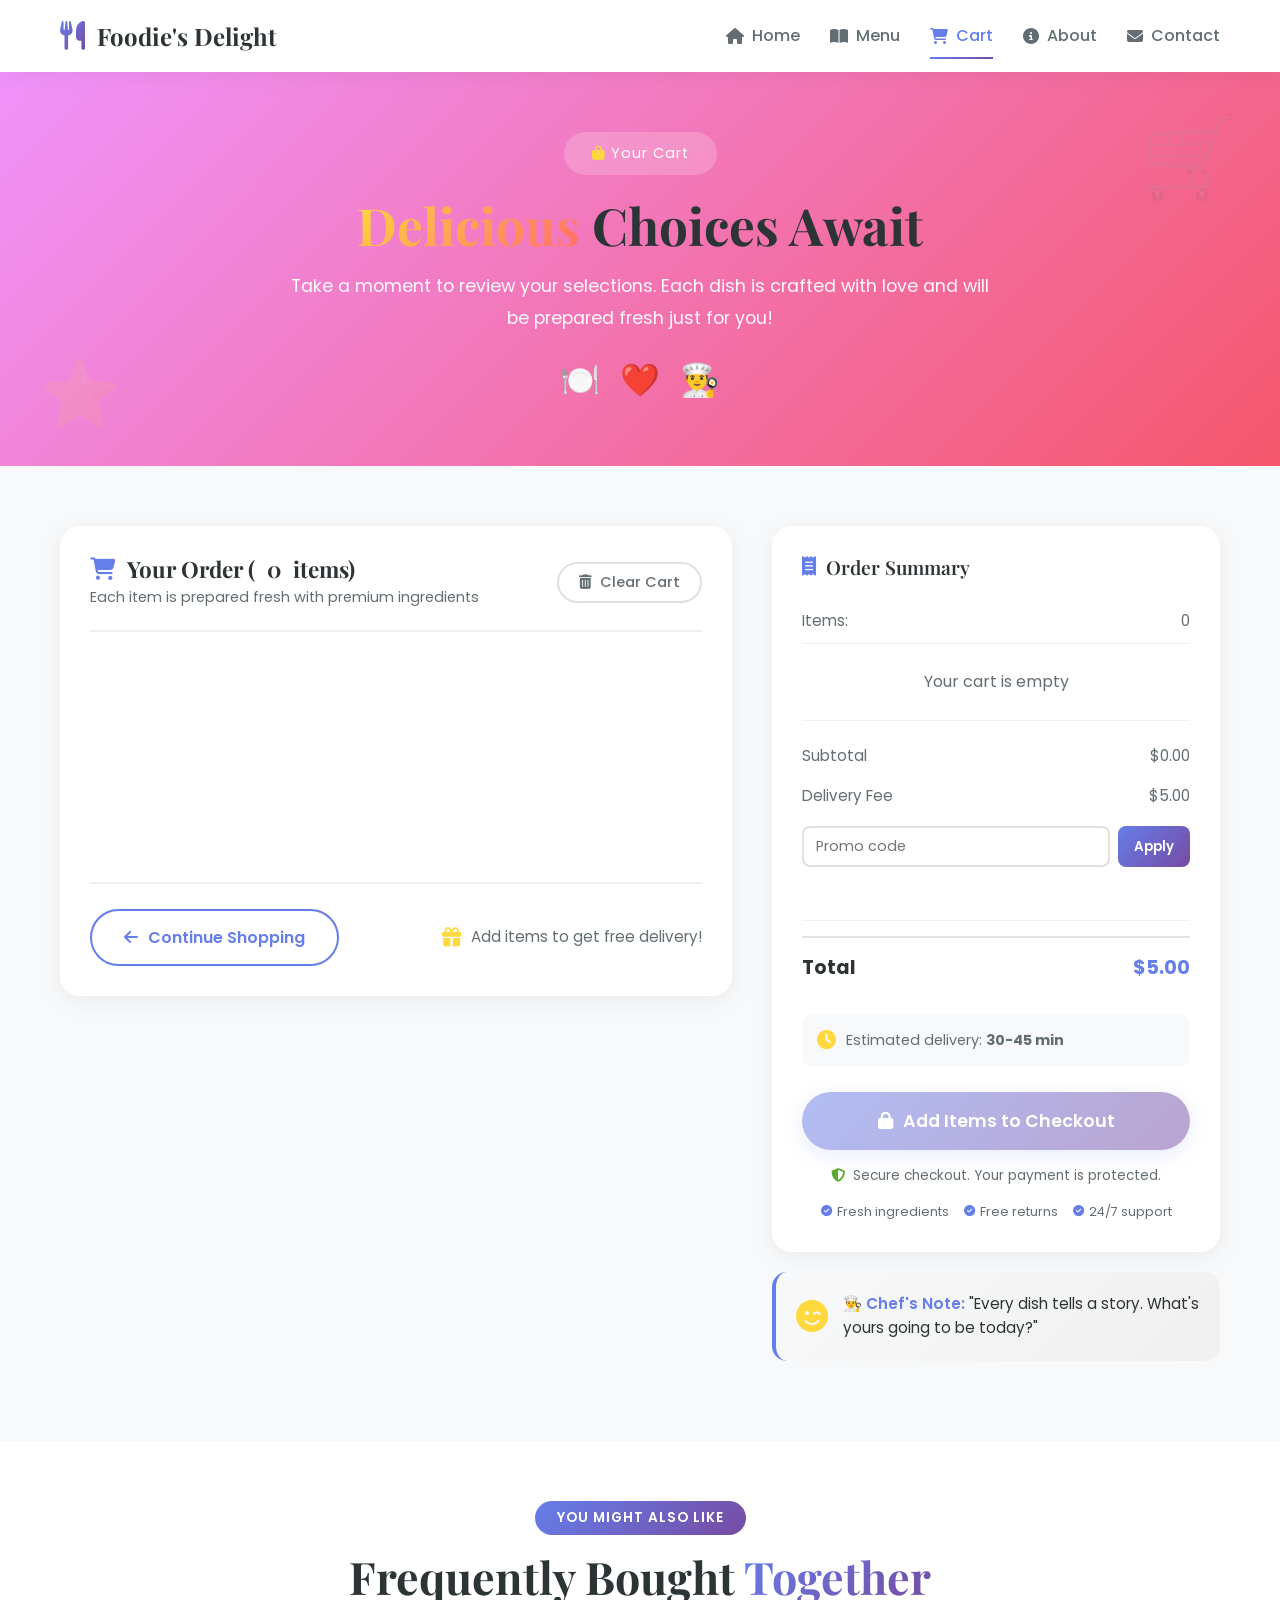
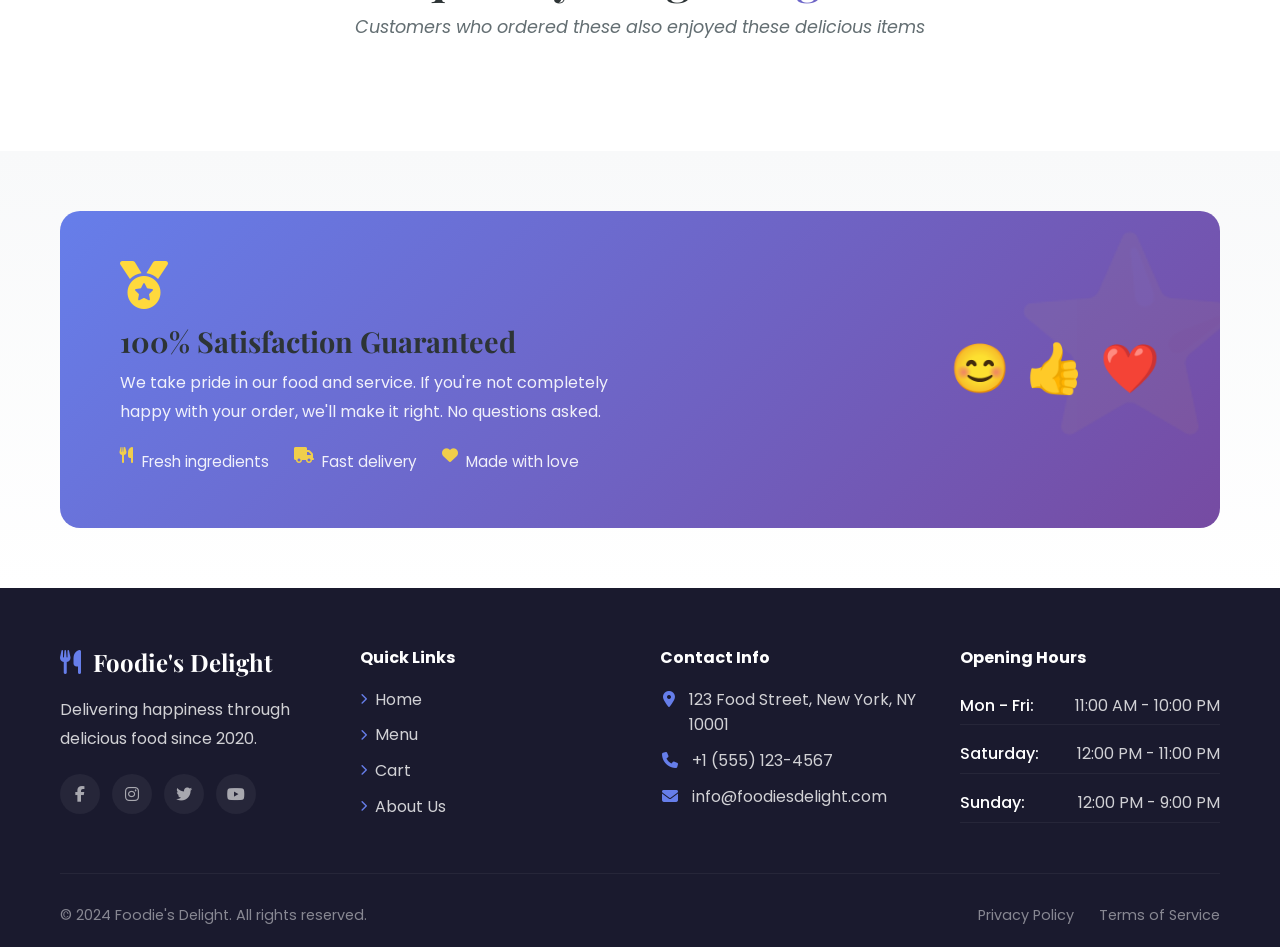
<file: cart.html>
<!DOCTYPE html>
<html lang="en">

<head>
    <!-- Basic Favicon -->
    <link rel="icon" type="image/x-icon" href="assets/images/favicon.ico">
    <link rel="icon" type="image/png" sizes="32x32" href="assets/images/favicon-32x32.png">
    <link rel="icon" type="image/png" sizes="16x16" href="assets/images/favicon-16x16.png">
    <meta charset="UTF-8">
    <meta name="viewport" content="width=device-width, initial-scale=1.0">
    <meta name="description" content="Your cart - Let's get your delicious meal ready!">
    <title>Your Cart - Foodie's Delight</title>

    <!-- Font Awesome Icons -->
    <link rel="stylesheet" href="https://cdnjs.cloudflare.com/ajax/libs/font-awesome/6.5.0/css/all.min.css">

    <!-- Google Fonts -->
    <link
        href="https://fonts.googleapis.com/css2?family=Poppins:wght@300;400;500;600;700&family=Dancing+Script:wght@400;700&family=Playfair+Display:wght@400;700&display=swap"
        rel="stylesheet">

    <!-- Custom CSS -->
    <link rel="stylesheet" href="css/style.css">
    <link rel="stylesheet" href="css/cart.css">
</head>

<body>
    <!-- Header / Navigation -->
    <header>
        <nav class="navbar">
            <div class="nav-container">
                <div class="nav-logo">
                    <a href="index.html">
                        <i class="fas fa-utensils"></i>
                        <span>Foodie's Delight</span>
                    </a>
                </div>

                <ul class="nav-menu">
                    <li class="nav-item">
                        <a href="index.html" class="nav-link">
                            <i class="fas fa-home"></i> Home
                        </a>
                    </li>
                    <li class="nav-item">
                        <a href="menu.html" class="nav-link">
                            <i class="fas fa-book-open"></i> Menu
                        </a>
                    </li>
                    <li class="nav-item">
                        <a href="cart.html" class="nav-link active">
                            <i class="fas fa-shopping-cart"></i> Cart
                            <span class="cart-badge" id="cartCount">0</span>
                        </a>
                    </li>
                    <li class="nav-item">
                        <a href="about.html" class="nav-link">
                            <i class="fas fa-info-circle"></i> About
                        </a>
                    </li>
                    <li class="nav-item">
                        <a href="contact.html" class="nav-link">
                            <i class="fas fa-envelope"></i> Contact
                        </a>
                    </li>
                </ul>

                <div class="hamburger">
                    <span class="bar"></span>
                    <span class="bar"></span>
                    <span class="bar"></span>
                </div>
            </div>
        </nav>
    </header>

    <!-- Cart Hero Section -->
    <section class="cart-hero">
        <div class="cart-hero-overlay">
            <div class="container">
                <div class="cart-hero-content">
                    <span class="cart-hero-badge">
                        <i class="fas fa-shopping-bag"></i> Your Cart
                    </span>
                    <h1 class="cart-hero-title">
                        <span class="highlight">Delicious</span> Choices Await
                    </h1>
                    <p class="cart-hero-subtitle">
                        Take a moment to review your selections. Each dish is crafted with love
                        and will be prepared fresh just for you!
                    </p>
                    <div class="cart-hero-emoji">
                        <span>🍽️</span>
                        <span>❤️</span>
                        <span>👨‍🍳</span>
                    </div>
                </div>
            </div>
        </div>
    </section>

    <!-- Main Cart Section -->
    <section class="cart-main">
        <div class="container">
            <div class="cart-wrapper">
                <!-- Cart Items -->
                <div class="cart-items-section">
                    <div class="cart-header">
                        <div class="cart-header-left">
                            <h3>
                                <i class="fas fa-shopping-cart"></i>
                                Your Order (<span id="cartItemCount">0</span> items)
                            </h3>
                            <p class="cart-subtitle">Each item is prepared fresh with premium ingredients</p>
                        </div>
                        <button id="clearCart" class="btn-clear">
                            <i class="fas fa-trash-alt"></i>
                            Clear Cart
                        </button>
                    </div>

                    <!-- Cart Items List -->
                    <div class="cart-items" id="cartItems">
                        <!-- Items will be dynamically loaded -->
                        <div class="empty-cart" id="emptyCart">
                            <div class="empty-cart-content">
                                <i class="fas fa-shopping-bag"></i>
                                <h3>Your cart is empty</h3>
                                <p>Looks like you haven't added any delicious items yet.
                                    Time to explore our menu and find something tasty!</p>
                                <a href="menu.html" class="btn btn-primary">
                                    <i class="fas fa-utensils"></i> Browse Menu
                                </a>
                                <div class="empty-cart-suggestions">
                                    <span>Popular choices:</span>
                                    <div class="suggestion-tags">
                                        <a href="menu.html#pasta">🍝 Pasta</a>
                                        <a href="menu.html#seafood">🦞 Seafood</a>
                                        <a href="menu.html#desserts">🍰 Desserts</a>
                                    </div>
                                </div>
                            </div>
                        </div>
                    </div>

                    <!-- Continue Shopping -->
                    <div class="continue-shopping">
                        <a href="menu.html" class="btn btn-secondary">
                            <i class="fas fa-arrow-left"></i>
                            Continue Shopping
                        </a>
                        <div class="cart-savings">
                            <i class="fas fa-gift"></i>
                            <span>You're <strong>$25</strong> away from free delivery!</span>
                        </div>
                    </div>
                </div>

                <!-- Cart Summary -->
                <div class="cart-summary" id="cartSummary">
                    <div class="summary-card">
                        <h4 class="summary-title">
                            <i class="fas fa-receipt"></i>
                            Order Summary
                        </h4>

                        <div class="summary-items-count">
                            <span>Items:</span>
                            <span id="summaryItemCount">0</span>
                        </div>

                        <div class="summary-items-list" id="summaryItemsList">
                            <!-- Mini items list -->
                        </div>

                        <div class="summary-divider"></div>

                        <div class="summary-row">
                            <span>Subtotal</span>
                            <span id="subtotal">$0.00</span>
                        </div>
                        <div class="summary-row">
                            <span>Delivery Fee</span>
                            <span id="deliveryFee">$5.00</span>
                        </div>
                        <div class="summary-row discount-row" id="discountRow" style="display: none;">
                            <span>Discount</span>
                            <span class="discount-amount" id="discountAmount">-$0.00</span>
                        </div>
                        <div class="summary-row promo-row">
                            <div class="promo-input-wrapper">
                                <input type="text" id="summaryPromoCode" placeholder="Promo code">
                                <button id="summaryApplyPromo" class="btn-promo-small">
                                    Apply
                                </button>
                            </div>
                            <div id="promoMessage" class="promo-message"></div>
                        </div>

                        <div class="summary-divider"></div>

                        <div class="summary-row total-row">
                            <span class="total-label">Total</span>
                            <span class="total-amount" id="totalAmount">$0.00</span>
                        </div>

                        <div class="summary-tip">
                            <i class="fas fa-clock"></i>
                            <span>Estimated delivery: <strong>30-45 min</strong></span>
                        </div>

                        <button id="checkoutBtn" class="btn btn-primary btn-checkout" disabled>
                            <i class="fas fa-lock"></i>
                            Proceed to Checkout
                            <span class="btn-arrow"><i class="fas fa-arrow-right"></i></span>
                        </button>

                        <div class="secure-checkout">
                            <i class="fas fa-shield-alt"></i>
                            <span>Secure checkout. Your payment is protected.</span>
                        </div>

                        <div class="trust-badges">
                            <span><i class="fas fa-check-circle"></i> Fresh ingredients</span>
                            <span><i class="fas fa-check-circle"></i> Free returns</span>
                            <span><i class="fas fa-check-circle"></i> 24/7 support</span>
                        </div>
                    </div>

                    <!-- Personalized Message -->
                    <div class="personal-message">
                        <div class="message-bubble">
                            <i class="fas fa-smile-wink"></i>
                            <p>
                                <span class="chef-name">👨‍🍳 Chef's Note:</span>
                                "Every dish tells a story. What's yours going to be today?"
                            </p>
                        </div>
                    </div>
                </div>
            </div>
        </div>
    </section>

    <!-- Frequently Bought Together -->
    <section class="frequently-bought" id="frequentlyBought">
        <div class="container">
            <div class="section-header">
                <span class="section-badge">You Might Also Like</span>
                <h2>Frequently Bought <span class="highlight">Together</span></h2>
                <p>Customers who ordered these also enjoyed these delicious items</p>
            </div>
            <div class="frequently-grid" id="frequentlyGrid">
                <!-- Will be populated by JavaScript -->
            </div>
        </div>
    </section>

    <!-- Satisfaction Guarantee -->
    <section class="satisfaction-guarantee">
        <div class="container">
            <div class="guarantee-box">
                <div class="guarantee-content">
                    <i class="fas fa-medal"></i>
                    <h3>100% Satisfaction Guaranteed</h3>
                    <p>
                        We take pride in our food and service. If you're not completely happy
                        with your order, we'll make it right. No questions asked.
                    </p>
                    <div class="guarantee-features">
                        <span><i class="fas fa-utensils"></i> Fresh ingredients</span>
                        <span><i class="fas fa-truck"></i> Fast delivery</span>
                        <span><i class="fas fa-heart"></i> Made with love</span>
                    </div>
                </div>
                <div class="guarantee-emoji">
                    <span>😊</span>
                    <span>👍</span>
                    <span>❤️</span>
                </div>
            </div>
        </div>
    </section>

    <!-- Footer -->
    <footer class="footer">
        <div class="container">
            <div class="footer-grid">
                <div class="footer-column">
                    <h3 class="footer-logo">
                        <i class="fas fa-utensils"></i>
                        Foodie's Delight
                    </h3>
                    <p>Delivering happiness through delicious food since 2020.</p>
                    <div class="social-links">
                        <a href="#" aria-label="Facebook"><i class="fab fa-facebook-f"></i></a>
                        <a href="#" aria-label="Instagram"><i class="fab fa-instagram"></i></a>
                        <a href="#" aria-label="Twitter"><i class="fab fa-twitter"></i></a>
                        <a href="#" aria-label="YouTube"><i class="fab fa-youtube"></i></a>
                    </div>
                </div>
                <div class="footer-column">
                    <h4>Quick Links</h4>
                    <ul>
                        <li><a href="index.html"><i class="fas fa-chevron-right"></i> Home</a></li>
                        <li><a href="menu.html"><i class="fas fa-chevron-right"></i> Menu</a></li>
                        <li><a href="cart.html"><i class="fas fa-chevron-right"></i> Cart</a></li>
                        <li><a href="about.html"><i class="fas fa-chevron-right"></i> About Us</a></li>
                    </ul>
                </div>
                <div class="footer-column">
                    <h4>Contact Info</h4>
                    <ul class="contact-info">
                        <li>
                            <i class="fas fa-map-marker-alt"></i>
                            123 Food Street, New York, NY 10001
                        </li>
                        <li>
                            <i class="fas fa-phone"></i>
                            +1 (555) 123-4567
                        </li>
                        <li>
                            <i class="fas fa-envelope"></i>
                            info@foodiesdelight.com
                        </li>
                    </ul>
                </div>
                <div class="footer-column">
                    <h4>Opening Hours</h4>
                    <ul class="hours">
                        <li><span>Mon - Fri:</span> 11:00 AM - 10:00 PM</li>
                        <li><span>Saturday:</span> 12:00 PM - 11:00 PM</li>
                        <li><span>Sunday:</span> 12:00 PM - 9:00 PM</li>
                    </ul>
                </div>
            </div>
            <div class="footer-bottom">
                <p>&copy; 2024 Foodie's Delight. All rights reserved.</p>
                <div class="footer-bottom-links">
                    <a href="#">Privacy Policy</a>
                    <a href="#">Terms of Service</a>
                </div>
            </div>
        </div>
    </footer>

    <!-- JavaScript -->
    <script src="js/utils.js"></script>
    <script src="js/cart.js"></script>
    <script src="js/main.js"></script>
</body>

</html>
</file>
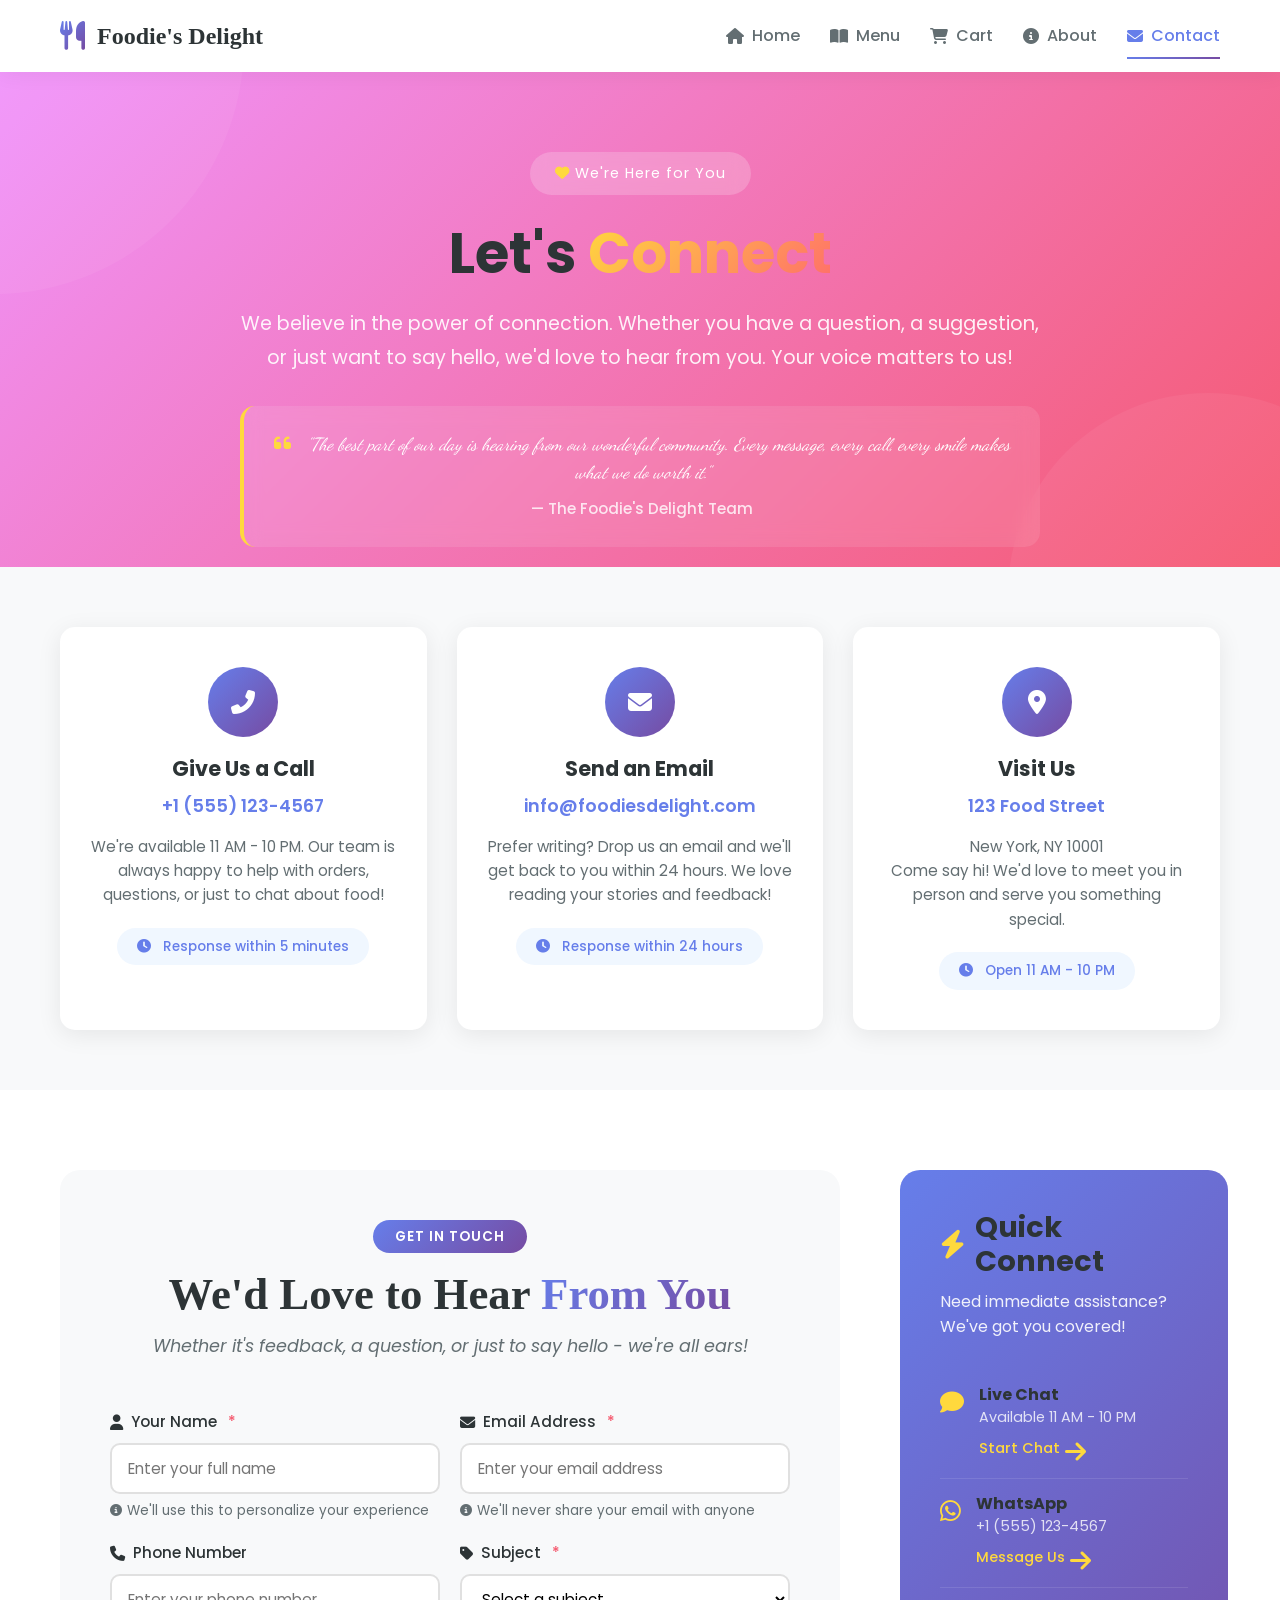
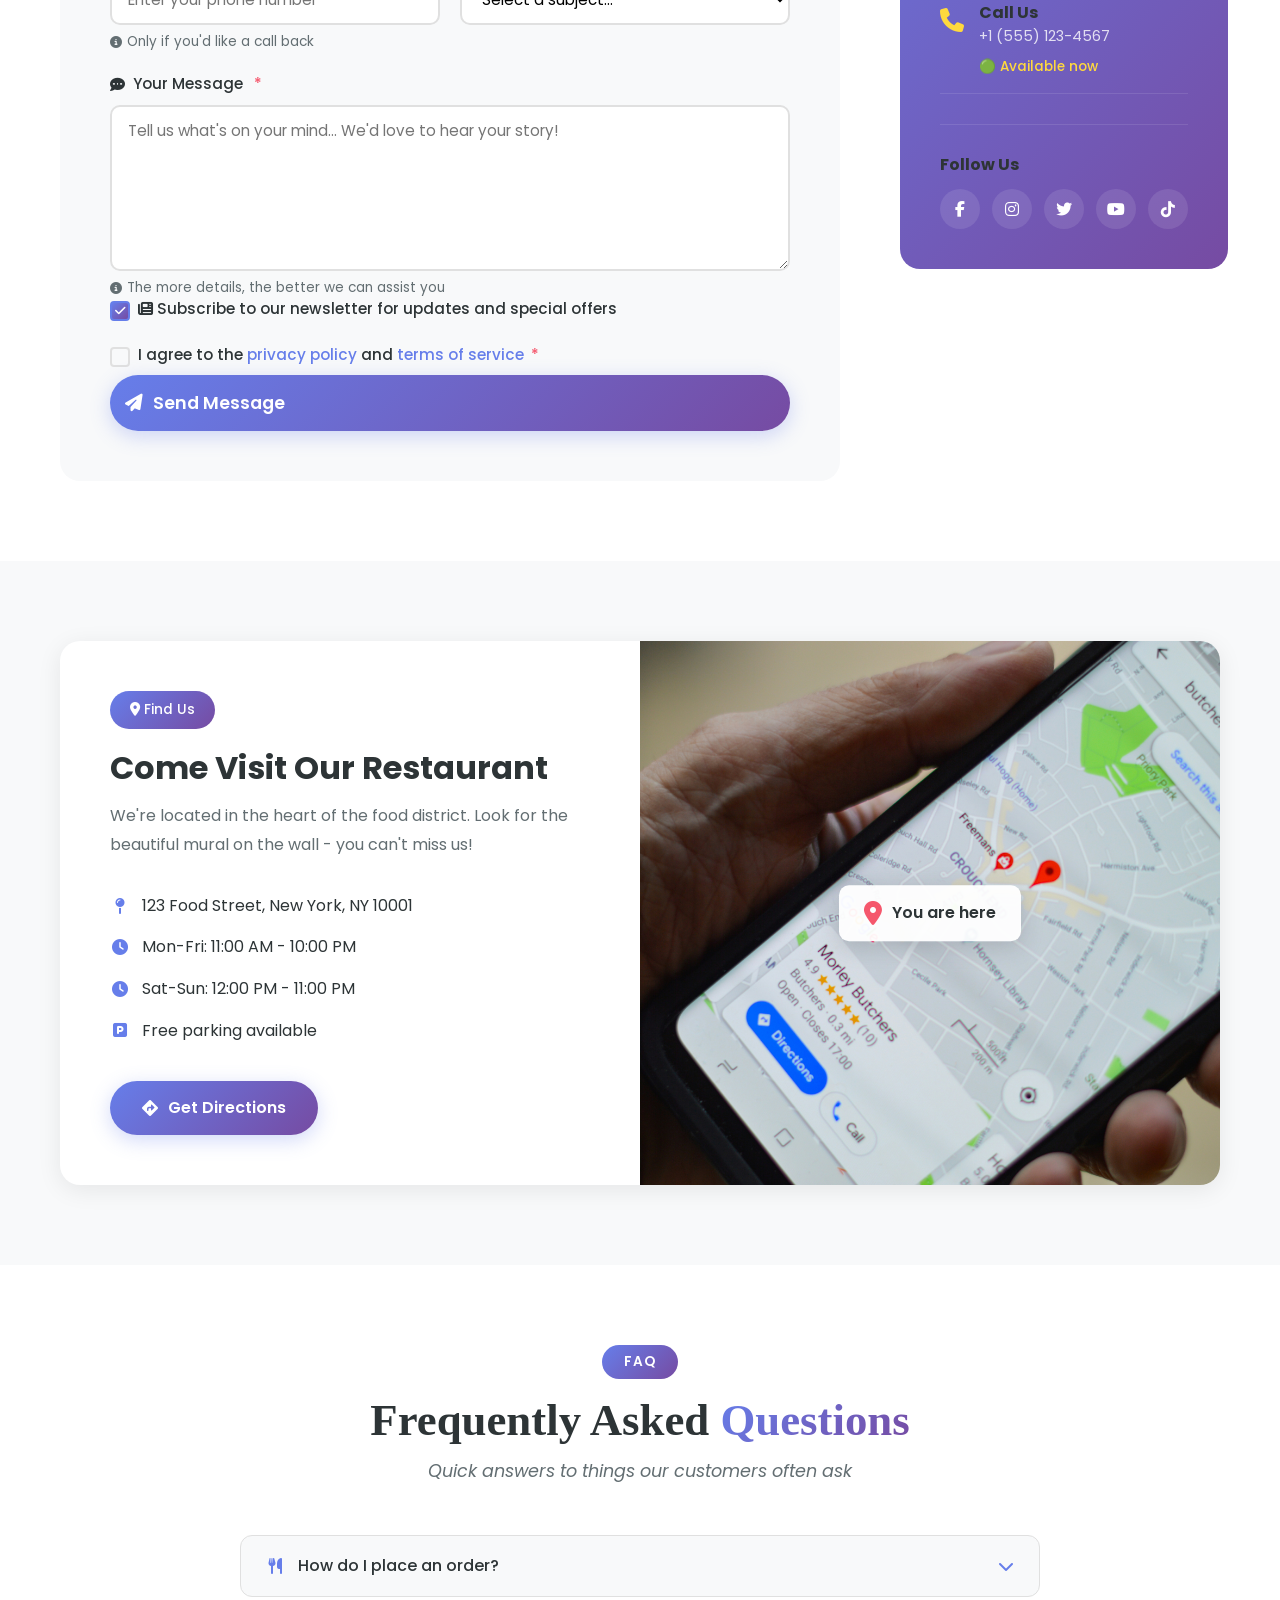
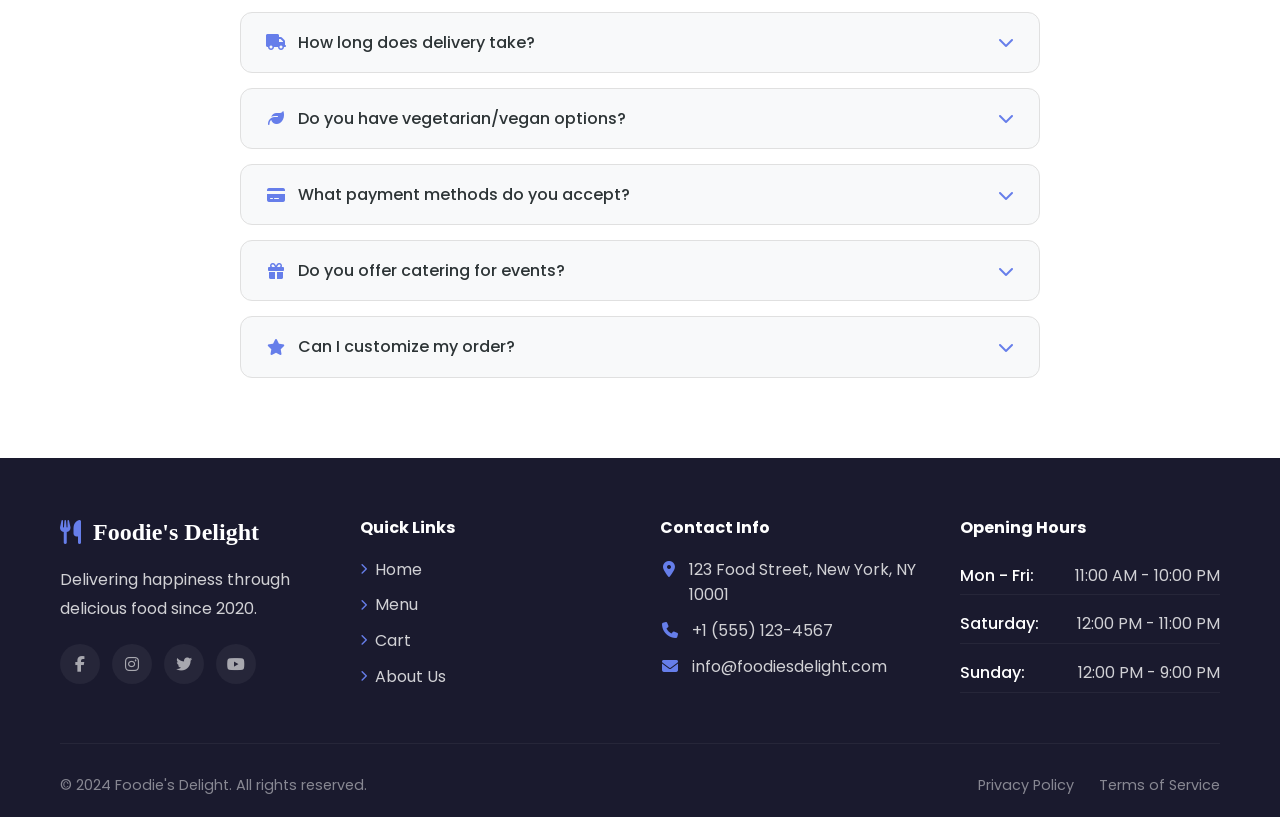
<file: contact.html>
<!DOCTYPE html>
<html lang="en">

<head>
    <!-- Basic Favicon -->
    <link rel="icon" type="image/x-icon" href="assets/images/favicon.ico">
    <link rel="icon" type="image/png" sizes="32x32" href="assets/images/favicon-32x32.png">
    <link rel="icon" type="image/png" sizes="16x16" href="assets/images/favicon-16x16.png">
    <meta charset="UTF-8">
    <meta name="viewport" content="width=device-width, initial-scale=1.0">
    <meta name="description" content="Get in touch with us - We'd love to hear from you!">
    <title>Contact Us - Foodie's Delight</title>

    <!-- Font Awesome Icons -->
    <link rel="stylesheet" href="https://cdnjs.cloudflare.com/ajax/libs/font-awesome/6.5.0/css/all.min.css">

    <!-- Google Fonts -->
    <link
        href="https://fonts.googleapis.com/css2?family=Poppins:wght@300;400;500;600;700&family=Dancing+Script:wght@400;700&display=swap"
        rel="stylesheet">

    <!-- Custom CSS -->
    <link rel="stylesheet" href="css/style.css">
    <link rel="stylesheet" href="css/contact.css">
</head>

<body>
    <!-- Header / Navigation -->
    <header>
        <nav class="navbar">
            <div class="nav-container">
                <div class="nav-logo">
                    <a href="index.html">
                        <i class="fas fa-utensils"></i>
                        <span>Foodie's Delight</span>
                    </a>
                </div>

                <ul class="nav-menu">
                    <li class="nav-item">
                        <a href="index.html" class="nav-link">
                            <i class="fas fa-home"></i> Home
                        </a>
                    </li>
                    <li class="nav-item">
                        <a href="menu.html" class="nav-link">
                            <i class="fas fa-book-open"></i> Menu
                        </a>
                    </li>
                    <li class="nav-item">
                        <a href="cart.html" class="nav-link">
                            <i class="fas fa-shopping-cart"></i> Cart
                            <span class="cart-badge" id="cartCount">0</span>
                        </a>
                    </li>
                    <li class="nav-item">
                        <a href="about.html" class="nav-link">
                            <i class="fas fa-info-circle"></i> About
                        </a>
                    </li>
                    <li class="nav-item">
                        <a href="contact.html" class="nav-link active">
                            <i class="fas fa-envelope"></i> Contact
                        </a>
                    </li>
                </ul>

                <div class="hamburger">
                    <span class="bar"></span>
                    <span class="bar"></span>
                    <span class="bar"></span>
                </div>
            </div>
        </nav>
    </header>

    <!-- Contact Hero Section -->
    <section class="contact-hero">
        <div class="contact-hero-overlay">
            <div class="container">
                <div class="contact-hero-content">
                    <span class="contact-hero-badge">
                        <i class="fas fa-heart"></i> We're Here for You
                    </span>
                    <h1 class="contact-hero-title">
                        Let's <span class="highlight">Connect</span>
                    </h1>
                    <p class="contact-hero-subtitle">
                        We believe in the power of connection. Whether you have a question,
                        a suggestion, or just want to say hello, we'd love to hear from you.
                        Your voice matters to us!
                    </p>
                    <div class="contact-hero-message">
                        <i class="fas fa-quote-left"></i>
                        <em>"The best part of our day is hearing from our wonderful community.
                            Every message, every call, every smile makes what we do worth it."</em>
                        <span class="team-signature">— The Foodie's Delight Team</span>
                    </div>
                </div>
            </div>
        </div>
    </section>

    <!-- Contact Information Cards -->
    <section class="contact-info-cards">
        <div class="container">
            <div class="info-cards-grid">
                <div class="info-card">
                    <div class="info-card-icon">
                        <i class="fas fa-phone-alt"></i>
                    </div>
                    <h3>Give Us a Call</h3>
                    <p class="info-detail">+1 (555) 123-4567</p>
                    <p class="info-description">
                        We're available 11 AM - 10 PM. Our team is always happy to help with
                        orders, questions, or just to chat about food!
                    </p>
                    <div class="info-card-action">
                        <span class="info-response-time">
                            <i class="fas fa-clock"></i> Response within 5 minutes
                        </span>
                    </div>
                </div>

                <div class="info-card">
                    <div class="info-card-icon">
                        <i class="fas fa-envelope"></i>
                    </div>
                    <h3>Send an Email</h3>
                    <p class="info-detail">info@foodiesdelight.com</p>
                    <p class="info-description">
                        Prefer writing? Drop us an email and we'll get back to you within
                        24 hours. We love reading your stories and feedback!
                    </p>
                    <div class="info-card-action">
                        <span class="info-response-time">
                            <i class="fas fa-clock"></i> Response within 24 hours
                        </span>
                    </div>
                </div>

                <div class="info-card">
                    <div class="info-card-icon">
                        <i class="fas fa-map-marker-alt"></i>
                    </div>
                    <h3>Visit Us</h3>
                    <p class="info-detail">123 Food Street</p>
                    <p class="info-description">
                        New York, NY 10001<br>
                        Come say hi! We'd love to meet you in person and serve you
                        something special.
                    </p>
                    <div class="info-card-action">
                        <span class="info-response-time">
                            <i class="fas fa-clock"></i> Open 11 AM - 10 PM
                        </span>
                    </div>
                </div>
            </div>
        </div>
    </section>

    <!-- Main Contact Section -->
    <section class="contact-main">
        <div class="container">
            <div class="contact-wrapper">
                <div class="contact-form-container">
                    <div class="section-header">
                        <span class="section-badge">Get in Touch</span>
                        <h2>We'd Love to Hear <span class="highlight">From You</span></h2>
                        <p>Whether it's feedback, a question, or just to say hello - we're all ears!</p>
                    </div>

                    <form id="contactForm" class="contact-form">
                        <div class="form-row">
                            <div class="form-group">
                                <label for="fullName">
                                    <i class="fas fa-user"></i> Your Name
                                    <span class="required">*</span>
                                </label>
                                <input type="text" id="fullName" name="fullName" placeholder="Enter your full name"
                                    required>
                                <div class="form-hint">
                                    <i class="fas fa-info-circle"></i>
                                    We'll use this to personalize your experience
                                </div>
                            </div>

                            <div class="form-group">
                                <label for="email">
                                    <i class="fas fa-envelope"></i> Email Address
                                    <span class="required">*</span>
                                </label>
                                <input type="email" id="email" name="email" placeholder="Enter your email address"
                                    required>
                                <div class="form-hint">
                                    <i class="fas fa-info-circle"></i>
                                    We'll never share your email with anyone
                                </div>
                            </div>
                        </div>

                        <div class="form-row">
                            <div class="form-group">
                                <label for="phone">
                                    <i class="fas fa-phone"></i> Phone Number
                                </label>
                                <input type="tel" id="phone" name="phone" placeholder="Enter your phone number">
                                <div class="form-hint">
                                    <i class="fas fa-info-circle"></i>
                                    Only if you'd like a call back
                                </div>
                            </div>

                            <div class="form-group">
                                <label for="subject">
                                    <i class="fas fa-tag"></i> Subject
                                    <span class="required">*</span>
                                </label>
                                <select id="subject" name="subject" required>
                                    <option value="">Select a subject...</option>
                                    <option value="general">General Inquiry</option>
                                    <option value="order">Order Question</option>
                                    <option value="feedback">Feedback</option>
                                    <option value="complaint">Complaint</option>
                                    <option value="suggestion">Suggestion</option>
                                    <option value="partnership">Partnership</option>
                                    <option value="other">Other</option>
                                </select>
                            </div>
                        </div>

                        <div class="form-group full-width">
                            <label for="message">
                                <i class="fas fa-comment-dots"></i> Your Message
                                <span class="required">*</span>
                            </label>
                            <textarea id="message" name="message" rows="6"
                                placeholder="Tell us what's on your mind... We'd love to hear your story!"
                                required></textarea>
                            <div class="form-hint">
                                <i class="fas fa-info-circle"></i>
                                The more details, the better we can assist you
                            </div>
                        </div>

                        <div class="form-group full-width">
                            <div class="form-options">
                                <label class="checkbox-label">
                                    <input type="checkbox" id="newsletter" name="newsletter" checked>
                                    <span class="checkmark"></span>
                                    <span class="checkbox-text">
                                        <i class="fas fa-newspaper"></i>
                                        Subscribe to our newsletter for updates and special offers
                                    </span>
                                </label>

                                <label class="checkbox-label">
                                    <input type="checkbox" id="agree" name="agree" required>
                                    <span class="checkmark"></span>
                                    <span class="checkbox-text">
                                        I agree to the <a href="#" target="_blank">privacy policy</a>
                                        and <a href="#" target="_blank">terms of service</a>
                                        <span class="required">*</span>
                                    </span>
                                </label>
                            </div>
                        </div>

                        <div class="form-group full-width">
                            <button type="submit" class="btn btn-primary btn-submit">
                                <i class="fas fa-paper-plane"></i>
                                Send Message
                                <span class="btn-loader" style="display: none;">
                                    <i class="fas fa-spinner fa-spin"></i> Sending...
                                </span>
                            </button>
                            <div class="form-success" style="display: none;">
                                <i class="fas fa-check-circle"></i>
                                <h3>Thank You!</h3>
                                <p>Your message has been sent. We'll get back to you soon!</p>
                            </div>
                        </div>
                    </form>
                </div>

                <!-- Quick Connect Sidebar -->
                <div class="quick-connect">
                    <div class="quick-connect-content">
                        <h3>
                            <i class="fas fa-bolt"></i>
                            Quick Connect
                        </h3>
                        <p>Need immediate assistance? We've got you covered!</p>

                        <div class="quick-connect-item">
                            <i class="fas fa-comment"></i>
                            <div>
                                <h4>Live Chat</h4>
                                <p>Available 11 AM - 10 PM</p>
                                <a href="#" class="quick-link">Start Chat <i class="fas fa-arrow-right"></i></a>
                            </div>
                        </div>

                        <div class="quick-connect-item">
                            <i class="fab fa-whatsapp"></i>
                            <div>
                                <h4>WhatsApp</h4>
                                <p>+1 (555) 123-4567</p>
                                <a href="#" class="quick-link">Message Us <i class="fas fa-arrow-right"></i></a>
                            </div>
                        </div>

                        <div class="quick-connect-item">
                            <i class="fas fa-phone"></i>
                            <div>
                                <h4>Call Us</h4>
                                <p>+1 (555) 123-4567</p>
                                <span class="quick-status">🟢 Available now</span>
                            </div>
                        </div>

                        <div class="quick-social">
                            <h4>Follow Us</h4>
                            <div class="social-icons">
                                <a href="#" aria-label="Facebook" class="social-icon">
                                    <i class="fab fa-facebook-f"></i>
                                </a>
                                <a href="#" aria-label="Instagram" class="social-icon">
                                    <i class="fab fa-instagram"></i>
                                </a>
                                <a href="#" aria-label="Twitter" class="social-icon">
                                    <i class="fab fa-twitter"></i>
                                </a>
                                <a href="#" aria-label="YouTube" class="social-icon">
                                    <i class="fab fa-youtube"></i>
                                </a>
                                <a href="#" aria-label="TikTok" class="social-icon">
                                    <i class="fab fa-tiktok"></i>
                                </a>
                            </div>
                        </div>
                    </div>
                </div>
            </div>
        </div>
    </section>

    <!-- Map Section -->
    <section class="contact-map">
        <div class="container">
            <div class="map-wrapper">
                <div class="map-content">
                    <div class="map-info">
                        <span class="map-badge">
                            <i class="fas fa-location-dot"></i> Find Us
                        </span>
                        <h3>Come Visit Our Restaurant</h3>
                        <p>We're located in the heart of the food district. Look for the beautiful
                            mural on the wall - you can't miss us!</p>
                        <ul class="map-details">
                            <li>
                                <i class="fas fa-map-pin"></i>
                                <span>123 Food Street, New York, NY 10001</span>
                            </li>
                            <li>
                                <i class="fas fa-clock"></i>
                                <span>Mon-Fri: 11:00 AM - 10:00 PM</span>
                            </li>
                            <li>
                                <i class="fas fa-clock"></i>
                                <span>Sat-Sun: 12:00 PM - 11:00 PM</span>
                            </li>
                            <li>
                                <i class="fas fa-parking"></i>
                                <span>Free parking available</span>
                            </li>
                        </ul>
                        <a href="#" class="btn btn-primary btn-map">
                            <i class="fas fa-directions"></i> Get Directions
                        </a>
                    </div>
                    <div class="map-placeholder">
                        <div class="map-image">
                            <img src="assets/images/henry-perks-BJXAxQ1L7dI-unsplash.jpg" alt="Restaurant Location Map"
                                loading="lazy">
                            <div class="map-marker">
                                <i class="fas fa-map-marker-alt"></i>
                                <span>You are here</span>
                            </div>
                        </div>
                    </div>
                </div>
            </div>
        </div>
    </section>

    <!-- FAQs Section -->
    <section class="contact-faqs">
        <div class="container">
            <div class="section-header">
                <span class="section-badge">FAQ</span>
                <h2>Frequently Asked <span class="highlight">Questions</span></h2>
                <p>Quick answers to things our customers often ask</p>
            </div>

            <div class="faqs-grid">
                <div class="faq-item">
                    <div class="faq-question" onclick="toggleFaq(this)">
                        <h4>
                            <i class="fas fa-utensils"></i>
                            How do I place an order?
                        </h4>
                        <i class="fas fa-chevron-down faq-toggle"></i>
                    </div>
                    <div class="faq-answer">
                        <p>Simply browse our <a href="menu.html">menu</a>, select your favorite dishes,
                            add them to your cart, and proceed to checkout. It's that easy!
                            You can also call us directly to place your order.</p>
                    </div>
                </div>

                <div class="faq-item">
                    <div class="faq-question" onclick="toggleFaq(this)">
                        <h4>
                            <i class="fas fa-truck"></i>
                            How long does delivery take?
                        </h4>
                        <i class="fas fa-chevron-down faq-toggle"></i>
                    </div>
                    <div class="faq-answer">
                        <p>We aim to deliver within 30-45 minutes. During peak hours, it might take
                            up to an hour. We always prioritize getting your food to you hot and fresh!</p>
                    </div>
                </div>

                <div class="faq-item">
                    <div class="faq-question" onclick="toggleFaq(this)">
                        <h4>
                            <i class="fas fa-leaf"></i>
                            Do you have vegetarian/vegan options?
                        </h4>
                        <i class="fas fa-chevron-down faq-toggle"></i>
                    </div>
                    <div class="faq-answer">
                        <p>Absolutely! We have a dedicated section for vegetarian and vegan dishes.
                            We also have gluten-free options available. Just check our <a href="menu.html">menu</a>
                            for items marked with special tags.</p>
                    </div>
                </div>

                <div class="faq-item">
                    <div class="faq-question" onclick="toggleFaq(this)">
                        <h4>
                            <i class="fas fa-credit-card"></i>
                            What payment methods do you accept?
                        </h4>
                        <i class="fas fa-chevron-down faq-toggle"></i>
                    </div>
                    <div class="faq-answer">
                        <p>We accept all major credit cards (Visa, Mastercard, American Express),
                            PayPal, Apple Pay, Google Pay, and cash on delivery.</p>
                    </div>
                </div>

                <div class="faq-item">
                    <div class="faq-question" onclick="toggleFaq(this)">
                        <h4>
                            <i class="fas fa-gift"></i>
                            Do you offer catering for events?
                        </h4>
                        <i class="fas fa-chevron-down faq-toggle"></i>
                    </div>
                    <div class="faq-answer">
                        <p>Yes! We offer catering services for corporate events, private parties,
                            weddings, and more. Contact us directly to discuss your event needs
                            and get a custom quote.</p>
                    </div>
                </div>

                <div class="faq-item">
                    <div class="faq-question" onclick="toggleFaq(this)">
                        <h4>
                            <i class="fas fa-star"></i>
                            Can I customize my order?
                        </h4>
                        <i class="fas fa-chevron-down faq-toggle"></i>
                    </div>
                    <div class="faq-answer">
                        <p>Of course! We love making things just the way you like them.
                            Just leave a note in the special instructions when ordering,
                            or call us directly with your preferences.</p>
                    </div>
                </div>
            </div>
        </div>
    </section>

    <!-- Footer -->
    <footer class="footer">
        <div class="container">
            <div class="footer-grid">
                <div class="footer-column">
                    <h3 class="footer-logo">
                        <i class="fas fa-utensils"></i>
                        Foodie's Delight
                    </h3>
                    <p>Delivering happiness through delicious food since 2020.</p>
                    <div class="social-links">
                        <a href="#" aria-label="Facebook"><i class="fab fa-facebook-f"></i></a>
                        <a href="#" aria-label="Instagram"><i class="fab fa-instagram"></i></a>
                        <a href="#" aria-label="Twitter"><i class="fab fa-twitter"></i></a>
                        <a href="#" aria-label="YouTube"><i class="fab fa-youtube"></i></a>
                    </div>
                </div>
                <div class="footer-column">
                    <h4>Quick Links</h4>
                    <ul>
                        <li><a href="index.html"><i class="fas fa-chevron-right"></i> Home</a></li>
                        <li><a href="menu.html"><i class="fas fa-chevron-right"></i> Menu</a></li>
                        <li><a href="cart.html"><i class="fas fa-chevron-right"></i> Cart</a></li>
                        <li><a href="about.html"><i class="fas fa-chevron-right"></i> About Us</a></li>
                    </ul>
                </div>
                <div class="footer-column">
                    <h4>Contact Info</h4>
                    <ul class="contact-info">
                        <li>
                            <i class="fas fa-map-marker-alt"></i>
                            123 Food Street, New York, NY 10001
                        </li>
                        <li>
                            <i class="fas fa-phone"></i>
                            +1 (555) 123-4567
                        </li>
                        <li>
                            <i class="fas fa-envelope"></i>
                            info@foodiesdelight.com
                        </li>
                    </ul>
                </div>
                <div class="footer-column">
                    <h4>Opening Hours</h4>
                    <ul class="hours">
                        <li><span>Mon - Fri:</span> 11:00 AM - 10:00 PM</li>
                        <li><span>Saturday:</span> 12:00 PM - 11:00 PM</li>
                        <li><span>Sunday:</span> 12:00 PM - 9:00 PM</li>
                    </ul>
                </div>
            </div>
            <div class="footer-bottom">
                <p>&copy; 2024 Foodie's Delight. All rights reserved.</p>
                <div class="footer-bottom-links">
                    <a href="#">Privacy Policy</a>
                    <a href="#">Terms of Service</a>
                </div>
            </div>
        </div>
    </footer>

    <!-- JavaScript -->
    <script src="js/utils.js"></script>
    <script src="js/main.js"></script>
    <script>
        // FAQ Toggle Function
        function toggleFaq(element) {
            const faqItem = element.parentElement;
            const isActive = faqItem.classList.contains('active');

            // Close all FAQs
            document.querySelectorAll('.faq-item').forEach(item => {
                item.classList.remove('active');
            });

            // Open clicked FAQ if it wasn't open
            if (!isActive) {
                faqItem.classList.add('active');
            }
        }

        // Contact Form Submission
        document.addEventListener('DOMContentLoaded', function () {
            const form = document.getElementById('contactForm');
            if (form) {
                form.addEventListener('submit', function (e) {
                    e.preventDefault();

                    // Show loading state
                    const submitBtn = this.querySelector('.btn-submit');
                    const btnText = submitBtn.querySelector('.btn-text');
                    const loader = submitBtn.querySelector('.btn-loader');

                    submitBtn.disabled = true;
                    loader.style.display = 'inline-block';

                    // Simulate form submission
                    setTimeout(() => {
                        // Hide form, show success
                        const formFields = this.querySelectorAll('.form-row, .full-width:not(:last-child)');
                        formFields.forEach(field => {
                            field.style.display = 'none';
                        });

                        submitBtn.style.display = 'none';
                        this.querySelector('.form-success').style.display = 'block';

                        // Reset form after 5 seconds (optional)
                        setTimeout(() => {
                            this.reset();
                            formFields.forEach(field => {
                                field.style.display = '';
                            });
                            submitBtn.style.display = '';
                            loader.style.display = 'none';
                            submitBtn.disabled = false;
                            this.querySelector('.form-success').style.display = 'none';
                        }, 5000);
                    }, 2000);
                });
            }
        });
    </script>
</body>

</html>
</file>
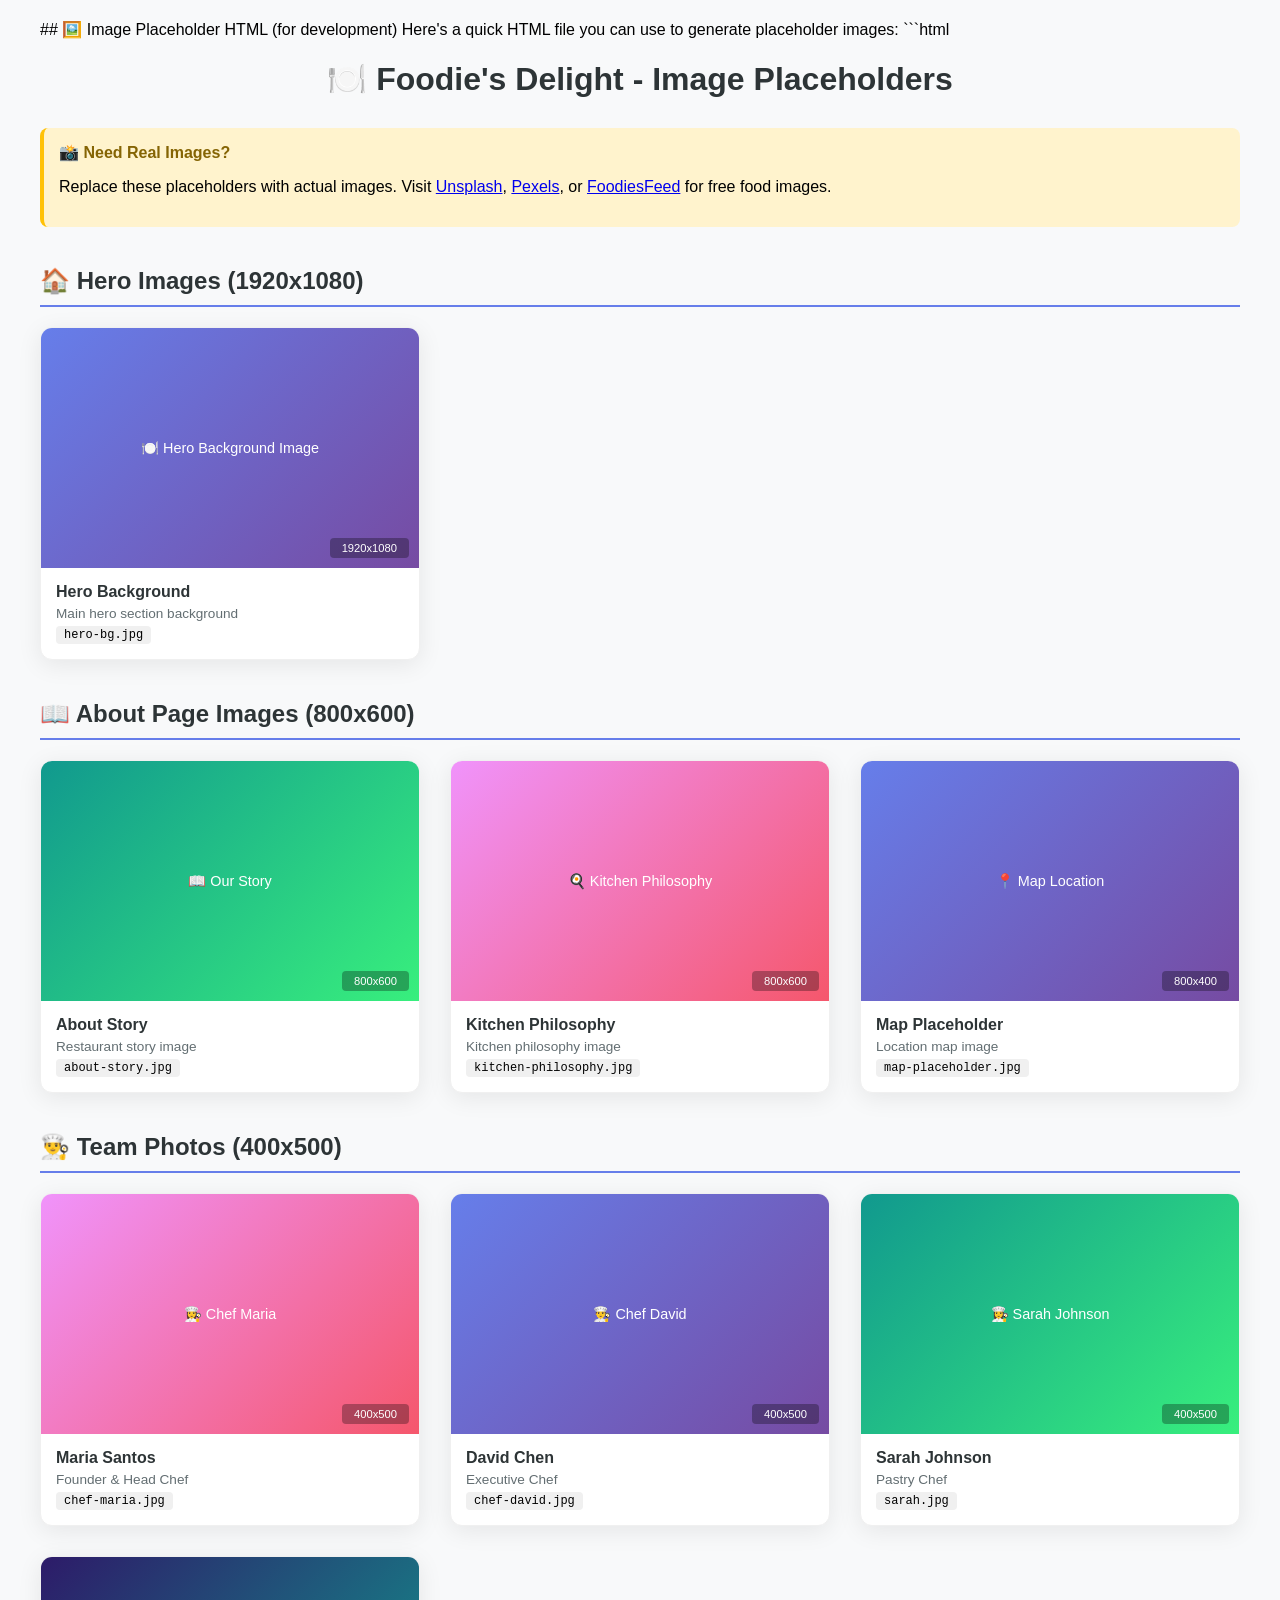
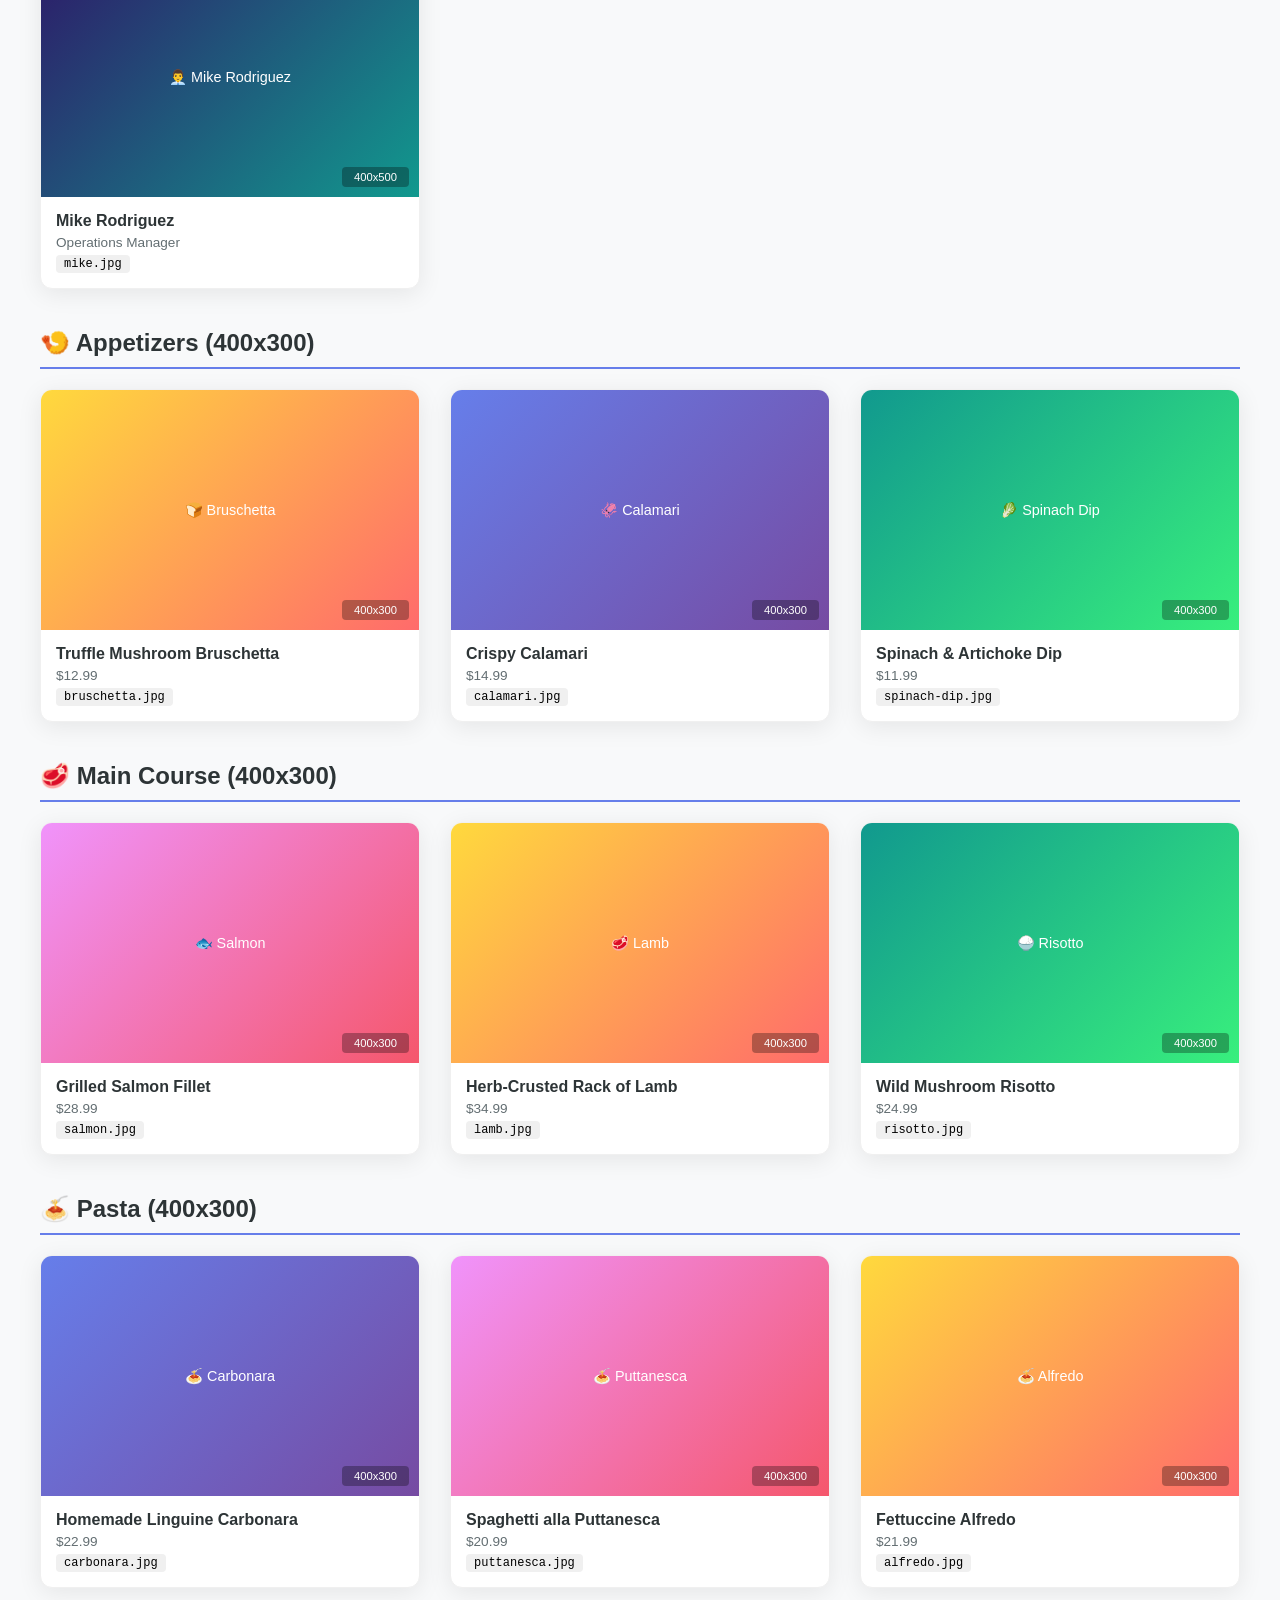
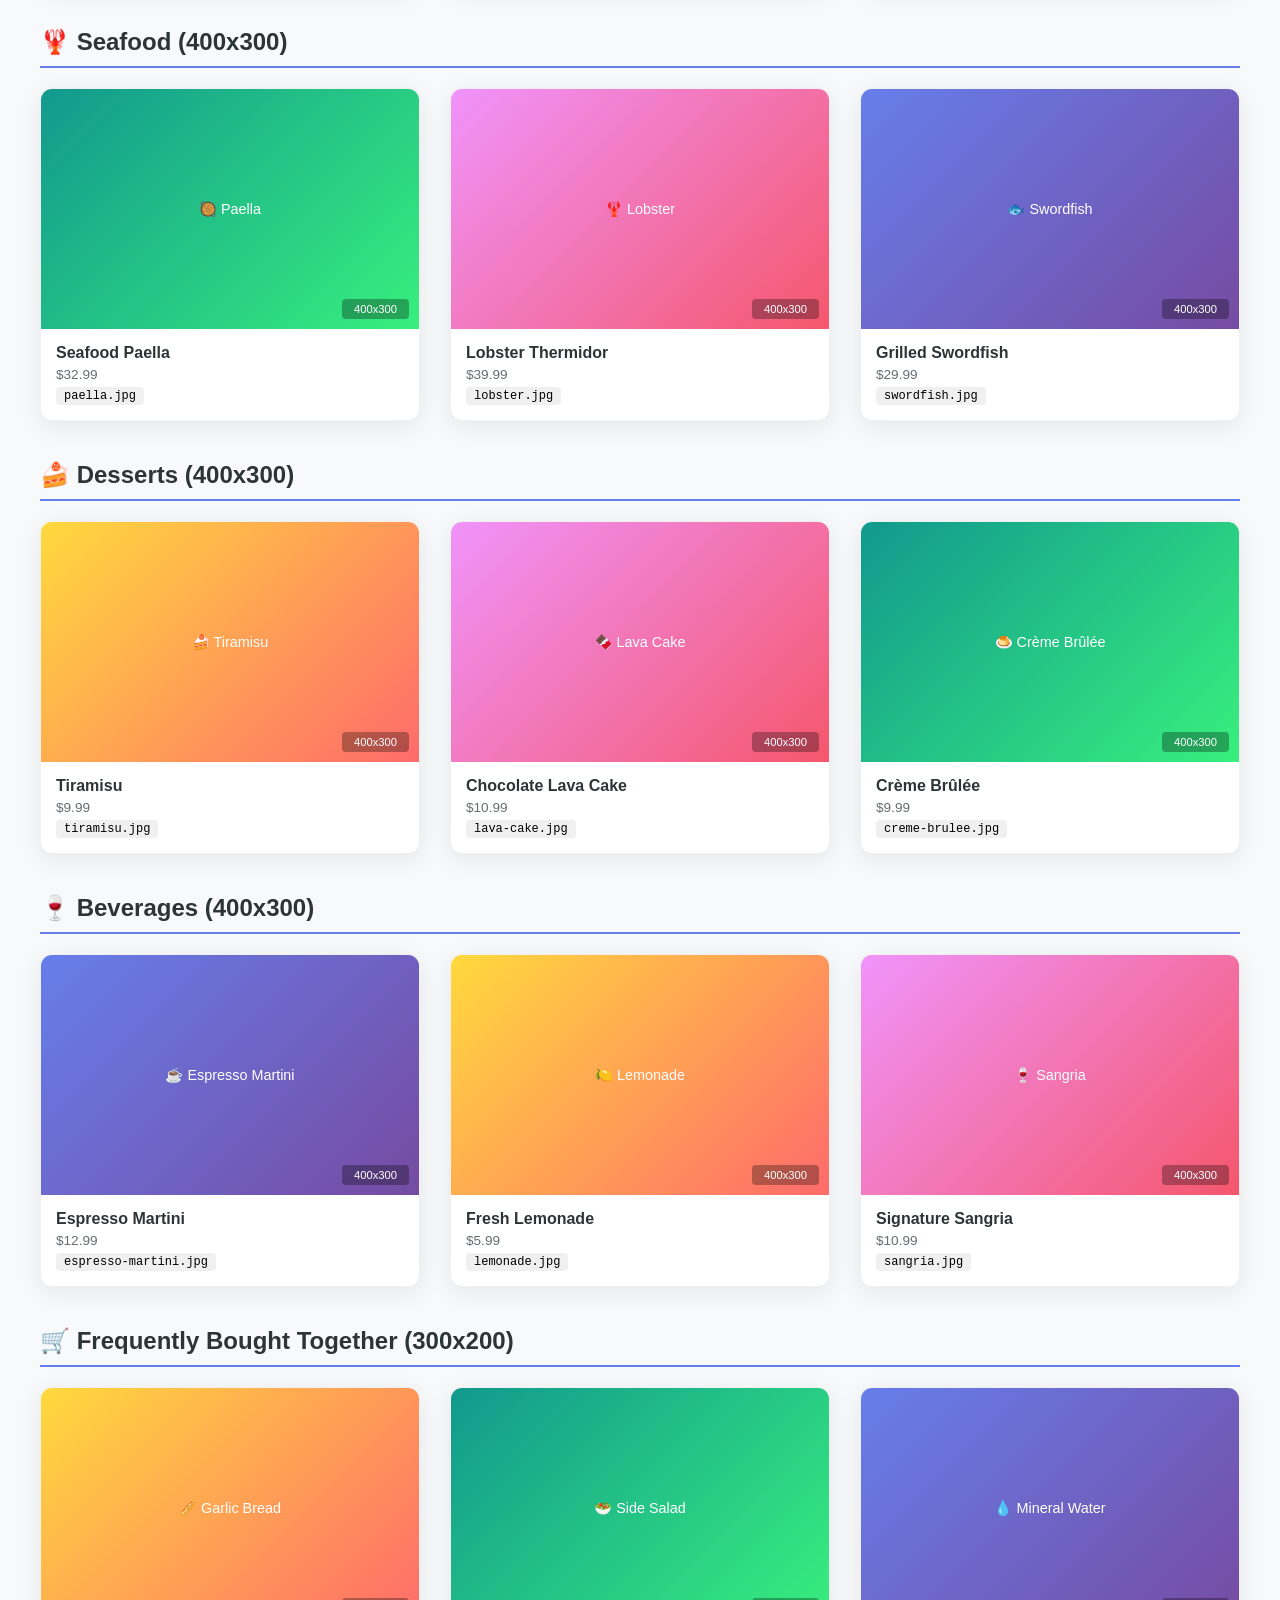
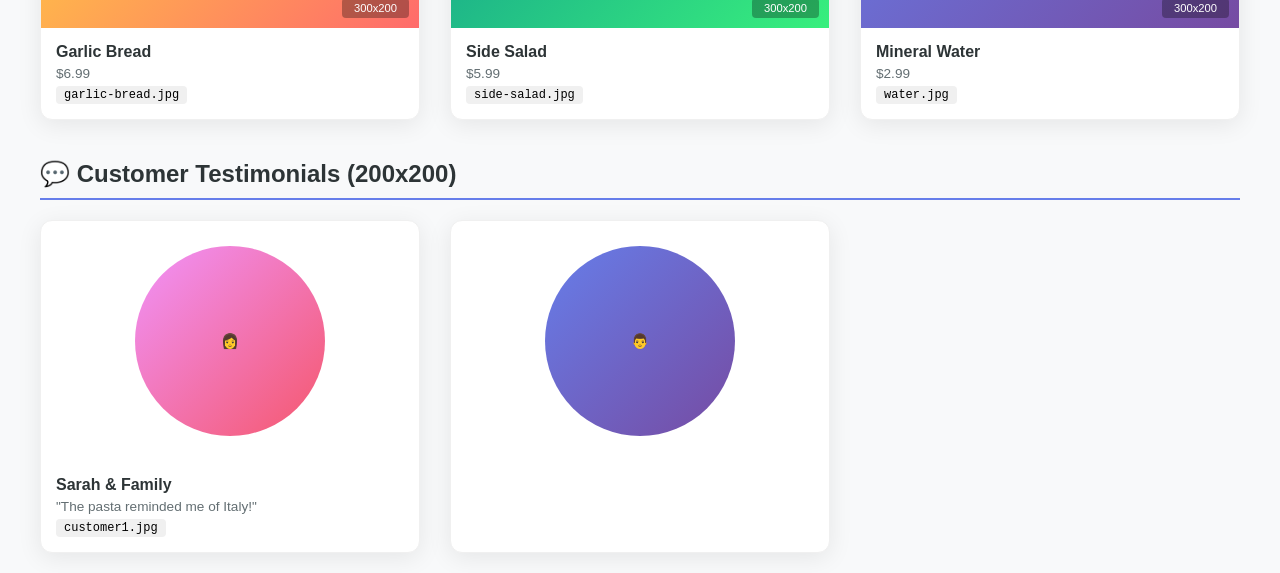
<file: image.html>
## 🖼️ Image Placeholder HTML (for development)

Here's a quick HTML file you can use to generate placeholder images:

```html
<!DOCTYPE html>
<html lang="en">

<head>
    <meta charset="UTF-8">
    <meta name="viewport" content="width=device-width, initial-scale=1.0">
    <title>Image Placeholders - Foodie's Delight</title>
    <style>
        body {
            font-family: 'Poppins', sans-serif;
            background: #f8f9fa;
            padding: 20px;
            max-width: 1200px;
            margin: 0 auto;
        }

        h1 {
            color: #2d3436;
            text-align: center;
            margin-bottom: 30px;
        }

        .grid {
            display: grid;
            grid-template-columns: repeat(auto-fill, minmax(300px, 1fr));
            gap: 30px;
        }

        .placeholder-card {
            background: white;
            border-radius: 12px;
            overflow: hidden;
            box-shadow: 0 5px 25px rgba(0, 0, 0, 0.08);
            border: 1px solid #f0f0f0;
        }

        .placeholder-card .image {
            height: 200px;
            background: linear-gradient(135deg, #667eea 0%, #764ba2 100%);
            display: flex;
            align-items: center;
            justify-content: center;
            color: white;
            font-size: 0.9rem;
            text-align: center;
            padding: 20px;
            position: relative;
        }

        .placeholder-card .image .size {
            position: absolute;
            bottom: 10px;
            right: 10px;
            background: rgba(0, 0, 0, 0.3);
            padding: 4px 12px;
            border-radius: 4px;
            font-size: 0.7rem;
        }

        .placeholder-card .info {
            padding: 15px;
        }

        .placeholder-card .info h3 {
            font-size: 1rem;
            margin: 0 0 5px 0;
            color: #2d3436;
        }

        .placeholder-card .info p {
            margin: 0;
            color: #636e72;
            font-size: 0.85rem;
        }

        .placeholder-card .info .filename {
            font-family: monospace;
            background: #f0f0f0;
            padding: 2px 8px;
            border-radius: 4px;
            font-size: 0.75rem;
            display: inline-block;
            margin-top: 5px;
        }

        .section {
            margin-top: 40px;
        }

        .section h2 {
            color: #2d3436;
            border-bottom: 2px solid #667eea;
            padding-bottom: 10px;
            margin-bottom: 20px;
        }

        .badge {
            display: inline-block;
            background: #667eea;
            color: white;
            padding: 2px 10px;
            border-radius: 4px;
            font-size: 0.7rem;
            margin-top: 5px;
        }

        .btn {
            display: inline-block;
            margin-top: 20px;
            padding: 10px 20px;
            background: linear-gradient(135deg, #667eea 0%, #764ba2 100%);
            color: white;
            border: none;
            border-radius: 8px;
            cursor: pointer;
            text-decoration: none;
            font-weight: 600;
        }

        .btn:hover {
            transform: translateY(-2px);
            box-shadow: 0 5px 15px rgba(102, 126, 234, 0.3);
        }

        .note {
            background: #fff3cd;
            padding: 15px;
            border-radius: 8px;
            border-left: 4px solid #ffc107;
            margin: 20px 0;
        }

        .note strong {
            color: #856404;
        }
    </style>
</head>

<body>
    <h1>🍽️ Foodie's Delight - Image Placeholders</h1>

    <div class="note">
        <strong>📸 Need Real Images?</strong>
        <p>Replace these placeholders with actual images. Visit <a href="https://unsplash.com"
                target="_blank">Unsplash</a>,
            <a href="https://pexels.com" target="_blank">Pexels</a>, or <a href="https://foodiesfeed.com"
                target="_blank">FoodiesFeed</a>
            for free food images.
        </p>
    </div>

    <!-- Hero Images -->
    <div class="section">
        <h2>🏠 Hero Images (1920x1080)</h2>
        <div class="grid">
            <div class="placeholder-card">
                <div class="image" style="background: linear-gradient(135deg, #667eea 0%, #764ba2 100%);">
                    🍽️ Hero Background Image
                    <span class="size">1920x1080</span>
                </div>
                <div class="info">
                    <h3>Hero Background</h3>
                    <p>Main hero section background</p>
                    <span class="filename">hero-bg.jpg</span>
                </div>
            </div>
        </div>
    </div>

    <!-- About Images -->
    <div class="section">
        <h2>📖 About Page Images (800x600)</h2>
        <div class="grid">
            <div class="placeholder-card">
                <div class="image" style="background: linear-gradient(135deg, #11998e 0%, #38ef7d 100%);">
                    📖 Our Story
                    <span class="size">800x600</span>
                </div>
                <div class="info">
                    <h3>About Story</h3>
                    <p>Restaurant story image</p>
                    <span class="filename">about-story.jpg</span>
                </div>
            </div>
            <div class="placeholder-card">
                <div class="image" style="background: linear-gradient(135deg, #f093fb 0%, #f5576c 100%);">
                    🍳 Kitchen Philosophy
                    <span class="size">800x600</span>
                </div>
                <div class="info">
                    <h3>Kitchen Philosophy</h3>
                    <p>Kitchen philosophy image</p>
                    <span class="filename">kitchen-philosophy.jpg</span>
                </div>
            </div>
            <div class="placeholder-card">
                <div class="image" style="background: linear-gradient(135deg, #667eea 0%, #764ba2 100%);">
                    📍 Map Location
                    <span class="size">800x400</span>
                </div>
                <div class="info">
                    <h3>Map Placeholder</h3>
                    <p>Location map image</p>
                    <span class="filename">map-placeholder.jpg</span>
                </div>
            </div>
        </div>
    </div>

    <!-- Team Images -->
    <div class="section">
        <h2>👨‍🍳 Team Photos (400x500)</h2>
        <div class="grid">
            <div class="placeholder-card">
                <div class="image" style="background: linear-gradient(135deg, #f093fb 0%, #f5576c 100%);">
                    👩‍🍳 Chef Maria
                    <span class="size">400x500</span>
                </div>
                <div class="info">
                    <h3>Maria Santos</h3>
                    <p>Founder & Head Chef</p>
                    <span class="filename">chef-maria.jpg</span>
                </div>
            </div>
            <div class="placeholder-card">
                <div class="image" style="background: linear-gradient(135deg, #667eea 0%, #764ba2 100%);">
                    👨‍🍳 Chef David
                    <span class="size">400x500</span>
                </div>
                <div class="info">
                    <h3>David Chen</h3>
                    <p>Executive Chef</p>
                    <span class="filename">chef-david.jpg</span>
                </div>
            </div>
            <div class="placeholder-card">
                <div class="image" style="background: linear-gradient(135deg, #11998e 0%, #38ef7d 100%);">
                    👩‍🍳 Sarah Johnson
                    <span class="size">400x500</span>
                </div>
                <div class="info">
                    <h3>Sarah Johnson</h3>
                    <p>Pastry Chef</p>
                    <span class="filename">sarah.jpg</span>
                </div>
            </div>
            <div class="placeholder-card">
                <div class="image" style="background: linear-gradient(135deg, #2d1b69 0%, #11998e 100%);">
                    👨‍💼 Mike Rodriguez
                    <span class="size">400x500</span>
                </div>
                <div class="info">
                    <h3>Mike Rodriguez</h3>
                    <p>Operations Manager</p>
                    <span class="filename">mike.jpg</span>
                </div>
            </div>
        </div>
    </div>

    <!-- Menu Images - Appetizers -->
    <div class="section">
        <h2>🍤 Appetizers (400x300)</h2>
        <div class="grid">
            <div class="placeholder-card">
                <div class="image" style="background: linear-gradient(135deg, #ffd93d 0%, #ff6b6b 100%);">
                    🍞 Bruschetta
                    <span class="size">400x300</span>
                </div>
                <div class="info">
                    <h3>Truffle Mushroom Bruschetta</h3>
                    <p>$12.99</p>
                    <span class="filename">bruschetta.jpg</span>
                </div>
            </div>
            <div class="placeholder-card">
                <div class="image" style="background: linear-gradient(135deg, #667eea 0%, #764ba2 100%);">
                    🦑 Calamari
                    <span class="size">400x300</span>
                </div>
                <div class="info">
                    <h3>Crispy Calamari</h3>
                    <p>$14.99</p>
                    <span class="filename">calamari.jpg</span>
                </div>
            </div>
            <div class="placeholder-card">
                <div class="image" style="background: linear-gradient(135deg, #11998e 0%, #38ef7d 100%);">
                    🥬 Spinach Dip
                    <span class="size">400x300</span>
                </div>
                <div class="info">
                    <h3>Spinach & Artichoke Dip</h3>
                    <p>$11.99</p>
                    <span class="filename">spinach-dip.jpg</span>
                </div>
            </div>
        </div>
    </div>

    <!-- Menu Images - Main Course -->
    <div class="section">
        <h2>🥩 Main Course (400x300)</h2>
        <div class="grid">
            <div class="placeholder-card">
                <div class="image" style="background: linear-gradient(135deg, #f093fb 0%, #f5576c 100%);">
                    🐟 Salmon
                    <span class="size">400x300</span>
                </div>
                <div class="info">
                    <h3>Grilled Salmon Fillet</h3>
                    <p>$28.99</p>
                    <span class="filename">salmon.jpg</span>
                </div>
            </div>
            <div class="placeholder-card">
                <div class="image" style="background: linear-gradient(135deg, #ffd93d 0%, #ff6b6b 100%);">
                    🥩 Lamb
                    <span class="size">400x300</span>
                </div>
                <div class="info">
                    <h3>Herb-Crusted Rack of Lamb</h3>
                    <p>$34.99</p>
                    <span class="filename">lamb.jpg</span>
                </div>
            </div>
            <div class="placeholder-card">
                <div class="image" style="background: linear-gradient(135deg, #11998e 0%, #38ef7d 100%);">
                    🍚 Risotto
                    <span class="size">400x300</span>
                </div>
                <div class="info">
                    <h3>Wild Mushroom Risotto</h3>
                    <p>$24.99</p>
                    <span class="filename">risotto.jpg</span>
                </div>
            </div>
        </div>
    </div>

    <!-- Menu Images - Pasta -->
    <div class="section">
        <h2>🍝 Pasta (400x300)</h2>
        <div class="grid">
            <div class="placeholder-card">
                <div class="image" style="background: linear-gradient(135deg, #667eea 0%, #764ba2 100%);">
                    🍝 Carbonara
                    <span class="size">400x300</span>
                </div>
                <div class="info">
                    <h3>Homemade Linguine Carbonara</h3>
                    <p>$22.99</p>
                    <span class="filename">carbonara.jpg</span>
                </div>
            </div>
            <div class="placeholder-card">
                <div class="image" style="background: linear-gradient(135deg, #f093fb 0%, #f5576c 100%);">
                    🍝 Puttanesca
                    <span class="size">400x300</span>
                </div>
                <div class="info">
                    <h3>Spaghetti alla Puttanesca</h3>
                    <p>$20.99</p>
                    <span class="filename">puttanesca.jpg</span>
                </div>
            </div>
            <div class="placeholder-card">
                <div class="image" style="background: linear-gradient(135deg, #ffd93d 0%, #ff6b6b 100%);">
                    🍝 Alfredo
                    <span class="size">400x300</span>
                </div>
                <div class="info">
                    <h3>Fettuccine Alfredo</h3>
                    <p>$21.99</p>
                    <span class="filename">alfredo.jpg</span>
                </div>
            </div>
        </div>
    </div>

    <!-- Menu Images - Seafood -->
    <div class="section">
        <h2>🦞 Seafood (400x300)</h2>
        <div class="grid">
            <div class="placeholder-card">
                <div class="image" style="background: linear-gradient(135deg, #11998e 0%, #38ef7d 100%);">
                    🥘 Paella
                    <span class="size">400x300</span>
                </div>
                <div class="info">
                    <h3>Seafood Paella</h3>
                    <p>$32.99</p>
                    <span class="filename">paella.jpg</span>
                </div>
            </div>
            <div class="placeholder-card">
                <div class="image" style="background: linear-gradient(135deg, #f093fb 0%, #f5576c 100%);">
                    🦞 Lobster
                    <span class="size">400x300</span>
                </div>
                <div class="info">
                    <h3>Lobster Thermidor</h3>
                    <p>$39.99</p>
                    <span class="filename">lobster.jpg</span>
                </div>
            </div>
            <div class="placeholder-card">
                <div class="image" style="background: linear-gradient(135deg, #667eea 0%, #764ba2 100%);">
                    🐟 Swordfish
                    <span class="size">400x300</span>
                </div>
                <div class="info">
                    <h3>Grilled Swordfish</h3>
                    <p>$29.99</p>
                    <span class="filename">swordfish.jpg</span>
                </div>
            </div>
        </div>
    </div>

    <!-- Menu Images - Desserts -->
    <div class="section">
        <h2>🍰 Desserts (400x300)</h2>
        <div class="grid">
            <div class="placeholder-card">
                <div class="image" style="background: linear-gradient(135deg, #ffd93d 0%, #ff6b6b 100%);">
                    🍰 Tiramisu
                    <span class="size">400x300</span>
                </div>
                <div class="info">
                    <h3>Tiramisu</h3>
                    <p>$9.99</p>
                    <span class="filename">tiramisu.jpg</span>
                </div>
            </div>
            <div class="placeholder-card">
                <div class="image" style="background: linear-gradient(135deg, #f093fb 0%, #f5576c 100%);">
                    🍫 Lava Cake
                    <span class="size">400x300</span>
                </div>
                <div class="info">
                    <h3>Chocolate Lava Cake</h3>
                    <p>$10.99</p>
                    <span class="filename">lava-cake.jpg</span>
                </div>
            </div>
            <div class="placeholder-card">
                <div class="image" style="background: linear-gradient(135deg, #11998e 0%, #38ef7d 100%);">
                    🍮 Crème Brûlée
                    <span class="size">400x300</span>
                </div>
                <div class="info">
                    <h3>Crème Brûlée</h3>
                    <p>$9.99</p>
                    <span class="filename">creme-brulee.jpg</span>
                </div>
            </div>
        </div>
    </div>

    <!-- Menu Images - Beverages -->
    <div class="section">
        <h2>🍷 Beverages (400x300)</h2>
        <div class="grid">
            <div class="placeholder-card">
                <div class="image" style="background: linear-gradient(135deg, #667eea 0%, #764ba2 100%);">
                    ☕ Espresso Martini
                    <span class="size">400x300</span>
                </div>
                <div class="info">
                    <h3>Espresso Martini</h3>
                    <p>$12.99</p>
                    <span class="filename">espresso-martini.jpg</span>
                </div>
            </div>
            <div class="placeholder-card">
                <div class="image" style="background: linear-gradient(135deg, #ffd93d 0%, #ff6b6b 100%);">
                    🍋 Lemonade
                    <span class="size">400x300</span>
                </div>
                <div class="info">
                    <h3>Fresh Lemonade</h3>
                    <p>$5.99</p>
                    <span class="filename">lemonade.jpg</span>
                </div>
            </div>
            <div class="placeholder-card">
                <div class="image" style="background: linear-gradient(135deg, #f093fb 0%, #f5576c 100%);">
                    🍷 Sangria
                    <span class="size">400x300</span>
                </div>
                <div class="info">
                    <h3>Signature Sangria</h3>
                    <p>$10.99</p>
                    <span class="filename">sangria.jpg</span>
                </div>
            </div>
        </div>
    </div>

    <!-- Frequently Bought Together -->
    <div class="section">
        <h2>🛒 Frequently Bought Together (300x200)</h2>
        <div class="grid">
            <div class="placeholder-card">
                <div class="image" style="background: linear-gradient(135deg, #ffd93d 0%, #ff6b6b 100%);">
                    🥖 Garlic Bread
                    <span class="size">300x200</span>
                </div>
                <div class="info">
                    <h3>Garlic Bread</h3>
                    <p>$6.99</p>
                    <span class="filename">garlic-bread.jpg</span>
                </div>
            </div>
            <div class="placeholder-card">
                <div class="image" style="background: linear-gradient(135deg, #11998e 0%, #38ef7d 100%);">
                    🥗 Side Salad
                    <span class="size">300x200</span>
                </div>
                <div class="info">
                    <h3>Side Salad</h3>
                    <p>$5.99</p>
                    <span class="filename">side-salad.jpg</span>
                </div>
            </div>
            <div class="placeholder-card">
                <div class="image" style="background: linear-gradient(135deg, #667eea 0%, #764ba2 100%);">
                    💧 Mineral Water
                    <span class="size">300x200</span>
                </div>
                <div class="info">
                    <h3>Mineral Water</h3>
                    <p>$2.99</p>
                    <span class="filename">water.jpg</span>
                </div>
            </div>
        </div>
    </div>

    <!-- Customer Testimonials -->
    <div class="section">
        <h2>💬 Customer Testimonials (200x200)</h2>
        <div class="grid">
            <div class="placeholder-card">
                <div class="image"
                    style="background: linear-gradient(135deg, #f093fb 0%, #f5576c 100%); border-radius: 50%; width: 150px; height: 150px; margin: 25px auto;">
                    👩
                </div>
                <div class="info">
                    <h3>Sarah & Family</h3>
                    <p>"The pasta reminded me of Italy!"</p>
                    <span class="filename">customer1.jpg</span>
                </div>
            </div>
            <div class="placeholder-card">
                <div class="image"
                    style="background: linear-gradient(135deg, #667eea 0%, #764ba2 100%); border-radius: 50%; width: 150px; height: 150px; margin: 25px auto;">
                    👨
                </div>
                <div class="info
</file>
<file: css/style.css>
/* ============================================
   MAIN STYLESHEET - Foodie's Delight
   A warm, welcoming experience for every visitor
   ============================================ */

/* ============================================
   RESET & BASE STYLES
   ============================================ */

* {
    margin: 0;
    padding: 0;
    box-sizing: border-box;
}

html {
    scroll-behavior: smooth;
    -webkit-tap-highlight-color: transparent;
}

body {
    font-family: 'Poppins', sans-serif;
    line-height: 1.6;
    color: #2d3436;
    background-color: #ffffff;
    overflow-x: hidden;
}

/* ============================================
   TYPOGRAPHY - Words that feel like home
   ============================================ */

h1,
h2,
h3,
h4,
h5,
h6 {
    font-weight: 700;
    line-height: 1.2;
    color: #2d3436;
}

a {
    text-decoration: none;
    color: inherit;
    transition: all 0.3s ease;
}

img {
    max-width: 100%;
    height: auto;
    display: block;
}

ul {
    list-style: none;
}

/* ============================================
   CONTAINER - Your cozy space
   ============================================ */

.container {
    max-width: 1200px;
    margin: 0 auto;
    padding: 0 20px;
}

/* ============================================
   BUTTONS - Click with confidence
   ============================================ */

.btn {
    display: inline-flex;
    align-items: center;
    gap: 10px;
    padding: 14px 32px;
    border-radius: 50px;
    font-weight: 600;
    font-size: 1rem;
    transition: all 0.3s cubic-bezier(0.175, 0.885, 0.32, 1.275);
    cursor: pointer;
    border: none;
    font-family: 'Poppins', sans-serif;
    position: relative;
    overflow: hidden;
    text-decoration: none;
}

.btn-primary {
    background: linear-gradient(135deg, #667eea 0%, #764ba2 100%);
    color: white;
    box-shadow: 0 5px 20px rgba(102, 126, 234, 0.3);
}

.btn-primary:hover {
    transform: translateY(-3px);
    box-shadow: 0 10px 30px rgba(102, 126, 234, 0.4);
}

.btn-primary:active {
    transform: translateY(0);
}

.btn-secondary {
    background: white;
    color: #667eea;
    border: 2px solid #667eea;
}

.btn-secondary:hover {
    background: #667eea;
    color: white;
    transform: translateY(-3px);
    box-shadow: 0 10px 30px rgba(102, 126, 234, 0.2);
}

/* Button ripple effect */
.btn::after {
    content: '';
    position: absolute;
    top: 50%;
    left: 50%;
    width: 0;
    height: 0;
    background: rgba(255, 255, 255, 0.2);
    border-radius: 50%;
    transform: translate(-50%, -50%);
    transition: width 0.6s ease, height 0.6s ease;
}

.btn:active::after {
    width: 300px;
    height: 300px;
}

/* ============================================
   SECTION HEADERS - Storytelling moments
   ============================================ */

.section-header {
    text-align: center;
    margin-bottom: 50px;
    padding: 0 20px;
}

.section-badge {
    display: inline-block;
    background: linear-gradient(135deg, #667eea 0%, #764ba2 100%);
    color: white;
    padding: 6px 22px;
    border-radius: 50px;
    font-size: 0.85rem;
    font-weight: 600;
    margin-bottom: 15px;
    letter-spacing: 1px;
    text-transform: uppercase;
}

.section-header h2 {
    font-size: 2.8rem;
    margin-bottom: 10px;
    color: #2d3436;
    font-family: 'Playfair Display', serif;
}

.section-header h2 .highlight {
    background: linear-gradient(135deg, #667eea 0%, #764ba2 100%);
    -webkit-background-clip: text;
    -webkit-text-fill-color: transparent;
    background-clip: text;
}

.section-header p {
    font-size: 1.1rem;
    color: #636e72;
    max-width: 600px;
    margin: 0 auto;
    font-style: italic;
}

/* ============================================
   NAVIGATION - Your friendly guide
   ============================================ */

.navbar {
    background: white;
    padding: 15px 0;
    box-shadow: 0 2px 20px rgba(0, 0, 0, 0.06);
    position: sticky;
    top: 0;
    z-index: 1000;
    transition: all 0.3s ease;
}

.navbar.scrolled {
    box-shadow: 0 5px 30px rgba(0, 0, 0, 0.1);
    padding: 10px 0;
}

.nav-container {
    max-width: 1200px;
    margin: 0 auto;
    padding: 0 20px;
    display: flex;
    justify-content: space-between;
    align-items: center;
}

.nav-logo a {
    display: flex;
    align-items: center;
    gap: 12px;
    font-size: 1.5rem;
    font-weight: 700;
    color: #2d3436;
    transition: all 0.3s ease;
}

.nav-logo a:hover {
    transform: scale(1.02);
}

.nav-logo i {
    font-size: 1.8rem;
    background: linear-gradient(135deg, #667eea 0%, #764ba2 100%);
    -webkit-background-clip: text;
    -webkit-text-fill-color: transparent;
    background-clip: text;
}

.nav-logo span {
    font-family: 'Playfair Display', serif;
}

.nav-menu {
    display: flex;
    align-items: center;
    gap: 30px;
}

.nav-item {
    position: relative;
}

.nav-link {
    display: flex;
    align-items: center;
    gap: 8px;
    font-weight: 500;
    color: #636e72;
    padding: 8px 0;
    transition: all 0.3s ease;
    position: relative;
}

.nav-link::after {
    content: '';
    position: absolute;
    bottom: -2px;
    left: 0;
    width: 0;
    height: 2px;
    background: linear-gradient(135deg, #667eea 0%, #764ba2 100%);
    transition: width 0.3s ease;
}

.nav-link:hover {
    color: #2d3436;
}

.nav-link:hover::after {
    width: 100%;
}

.nav-link.active {
    color: #667eea;
}

.nav-link.active::after {
    width: 100%;
}

.nav-link i {
    font-size: 1rem;
}

/* Cart Badge */
.cart-badge {
    background: linear-gradient(135deg, #f093fb 0%, #f5576c 100%);
    color: white;
    font-size: 0.7rem;
    font-weight: 700;
    padding: 2px 8px;
    border-radius: 50px;
    margin-left: 5px;
    animation: pulse 2s ease-in-out infinite;
}

/* Hamburger Menu */
.hamburger {
    display: none;
    flex-direction: column;
    gap: 6px;
    cursor: pointer;
    padding: 5px;
    z-index: 1001;
}

.bar {
    width: 28px;
    height: 3px;
    background: #2d3436;
    border-radius: 3px;
    transition: all 0.3s ease;
}

.hamburger.active .bar:nth-child(1) {
    transform: rotate(45deg) translate(6px, 6px);
}

.hamburger.active .bar:nth-child(2) {
    opacity: 0;
}

.hamburger.active .bar:nth-child(3) {
    transform: rotate(-45deg) translate(6px, -6px);
}

/* ============================================
   HERO SECTION - Your first warm welcome
   ============================================ */

.hero {
    position: relative;
    min-height: 600px;
    background: linear-gradient(135deg, #667eea 0%, #764ba2 100%);
    display: flex;
    align-items: center;
    overflow: hidden;
}

.hero-overlay {
    width: 100%;
    padding: 60px 0;
    position: relative;
    z-index: 2;
}

/* Decorative floating elements */
.hero-overlay::before {
    content: '🍽️';
    position: absolute;
    top: 20px;
    right: 50px;
    font-size: 5rem;
    opacity: 0.1;
    animation: float 6s ease-in-out infinite;
}

.hero-overlay::after {
    content: '❤️';
    position: absolute;
    bottom: 20px;
    left: 50px;
    font-size: 4rem;
    opacity: 0.1;
    animation: float 8s ease-in-out infinite reverse;
}

.hero-container {
    display: grid;
    grid-template-columns: 1fr 1fr;
    gap: 60px;
    align-items: center;
    max-width: 1200px;
    margin: 0 auto;
    padding: 0 20px;
}

.hero-content {
    color: white;
}

.hero-title {
    font-size: 3.8rem;
    font-weight: 700;
    line-height: 1.1;
    margin-bottom: 20px;
    font-family: 'Playfair Display', serif;
    animation: fadeInUp 0.8s ease;
}

.hero-title .highlight {
    background: linear-gradient(135deg, #ffd93d 0%, #ff6b6b 100%);
    -webkit-background-clip: text;
    -webkit-text-fill-color: transparent;
    background-clip: text;
}

.hero-subtitle {
    font-size: 1.2rem;
    opacity: 0.9;
    line-height: 1.8;
    margin-bottom: 30px;
    max-width: 500px;
    animation: fadeInUp 1s ease;
}

.hero-buttons {
    display: flex;
    gap: 15px;
    flex-wrap: wrap;
    animation: fadeInUp 1.2s ease;
}

.hero-buttons .btn-primary {
    background: white;
    color: #667eea;
    box-shadow: 0 5px 20px rgba(0, 0, 0, 0.1);
}

.hero-buttons .btn-primary:hover {
    transform: translateY(-3px);
    box-shadow: 0 10px 30px rgba(0, 0, 0, 0.2);
}

.hero-buttons .btn-secondary {
    background: rgba(255, 255, 255, 0.15);
    backdrop-filter: blur(10px);
    border: 2px solid rgba(255, 255, 255, 0.3);
    color: white;
}

.hero-buttons .btn-secondary:hover {
    background: white;
    color: #667eea;
    border-color: white;
}

.hero-stats {
    display: flex;
    gap: 40px;
    margin-top: 40px;
    animation: fadeInUp 1.4s ease;
}

.stat-item {
    display: flex;
    flex-direction: column;
}

.stat-number {
    font-size: 2rem;
    font-weight: 700;
    color: #ffd93d;
}

.stat-label {
    font-size: 0.9rem;
    opacity: 0.8;
}

.hero-image {
    animation: fadeInRight 1s ease;
}

.hero-image img {
    width: 100%;
    border-radius: 20px;
    box-shadow: 0 20px 60px rgba(0, 0, 0, 0.2);
    transition: transform 0.6s ease;
}

.hero-image img:hover {
    transform: scale(1.02);
}

/* ============================================
   FEATURES SECTION - Why we're special
   ============================================ */

.features {
    padding: 80px 0;
    background: #f8f9fa;
}

.features-grid {
    display: grid;
    grid-template-columns: repeat(auto-fit, minmax(250px, 1fr));
    gap: 30px;
}

.feature-card {
    background: white;
    padding: 40px 30px;
    border-radius: 15px;
    text-align: center;
    box-shadow: 0 5px 25px rgba(0, 0, 0, 0.06);
    transition: all 0.4s ease;
    position: relative;
    overflow: hidden;
}

.feature-card::before {
    content: '';
    position: absolute;
    top: 0;
    left: 0;
    right: 0;
    height: 4px;
    background: linear-gradient(135deg, #667eea 0%, #764ba2 100%);
    transform: scaleX(0);
    transition: transform 0.3s ease;
}

.feature-card:hover {
    transform: translateY(-10px);
    box-shadow: 0 15px 40px rgba(0, 0, 0, 0.1);
}

.feature-card:hover::before {
    transform: scaleX(1);
}

.feature-icon {
    width: 70px;
    height: 70px;
    margin: 0 auto 20px;
    background: linear-gradient(135deg, rgba(102, 126, 234, 0.1) 0%, rgba(118, 75, 162, 0.1) 100%);
    border-radius: 50%;
    display: flex;
    align-items: center;
    justify-content: center;
    font-size: 2rem;
    color: #667eea;
    transition: all 0.3s ease;
}

.feature-card:hover .feature-icon {
    background: linear-gradient(135deg, #667eea 0%, #764ba2 100%);
    color: white;
    transform: rotateY(360deg);
}

.feature-card h3 {
    font-size: 1.3rem;
    margin-bottom: 10px;
    color: #2d3436;
    font-family: 'Playfair Display', serif;
}

.feature-card p {
    color: #636e72;
    line-height: 1.6;
}

/* ============================================
   POPULAR ITEMS - Our customer favorites
   ============================================ */

.popular-items {
    padding: 80px 0;
    background: white;
}

.popular-items .menu-grid {
    display: grid;
    grid-template-columns: repeat(auto-fit, minmax(280px, 1fr));
    gap: 30px;
    margin-top: 40px;
}

.popular-items .menu-item-card {
    background: white;
    border-radius: 15px;
    overflow: hidden;
    box-shadow: 0 5px 25px rgba(0, 0, 0, 0.06);
    transition: all 0.4s ease;
    border: 1px solid #f0f0f0;
}

.popular-items .menu-item-card:hover {
    transform: translateY(-8px);
    box-shadow: 0 15px 40px rgba(0, 0, 0, 0.1);
}

.popular-items .menu-item-image {
    height: 200px;
    background: #f0f0f0;
    overflow: hidden;
}

.popular-items .menu-item-image img {
    width: 100%;
    height: 100%;
    object-fit: cover;
    transition: transform 0.5s ease;
}

.popular-items .menu-item-card:hover .menu-item-image img {
    transform: scale(1.05);
}

.popular-items .menu-item-content {
    padding: 20px 25px 25px;
}

.popular-items .menu-item-content h3 {
    font-size: 1.2rem;
    margin-bottom: 8px;
    font-family: 'Playfair Display', serif;
}

.popular-items .menu-item-content p {
    color: #636e72;
    font-size: 0.9rem;
    line-height: 1.6;
    margin-bottom: 15px;
}

.popular-items .menu-item-footer {
    display: flex;
    justify-content: space-between;
    align-items: center;
    padding-top: 15px;
    border-top: 1px solid #f0f0f0;
}

.popular-items .menu-item-price {
    font-size: 1.3rem;
    font-weight: 700;
    color: #667eea;
}

.popular-items .add-to-cart-btn {
    padding: 8px 18px;
    background: linear-gradient(135deg, #667eea 0%, #764ba2 100%);
    color: white;
    border: none;
    border-radius: 50px;
    cursor: pointer;
    font-weight: 600;
    font-size: 0.85rem;
    transition: all 0.3s ease;
    font-family: 'Poppins', sans-serif;
    display: flex;
    align-items: center;
    gap: 6px;
}

.popular-items .add-to-cart-btn:hover {
    transform: scale(1.05);
    box-shadow: 0 5px 15px rgba(102, 126, 234, 0.3);
}

.view-all-container {
    text-align: center;
    margin-top: 50px;
}

.view-all-container .btn {
    padding: 16px 40px;
}

/* ============================================
   TESTIMONIALS - Stories from our community
   ============================================ */

.testimonials {
    padding: 80px 0;
    background: linear-gradient(180deg, #f8f9fa 0%, #ffffff 100%);
}

.testimonials-grid {
    display: grid;
    grid-template-columns: repeat(auto-fit, minmax(300px, 1fr));
    gap: 30px;
    margin-top: 40px;
}

.testimonial-card {
    background: white;
    padding: 35px;
    border-radius: 15px;
    box-shadow: 0 5px 25px rgba(0, 0, 0, 0.06);
    transition: all 0.4s ease;
    border: 1px solid #f0f0f0;
    position: relative;
}

.testimonial-card::before {
    content: '"';
    position: absolute;
    top: 15px;
    right: 25px;
    font-size: 5rem;
    color: #667eea;
    opacity: 0.1;
    font-family: 'Georgia', serif;
}

.testimonial-card:hover {
    transform: translateY(-5px);
    box-shadow: 0 10px 35px rgba(0, 0, 0, 0.08);
}

.testimonial-stars {
    color: #ffd93d;
    font-size: 1rem;
    margin-bottom: 15px;
    letter-spacing: 3px;
}

.testimonial-text {
    font-style: italic;
    color: #2d3436;
    line-height: 1.8;
    margin-bottom: 20px;
    font-size: 0.95rem;
}

.testimonial-author {
    display: flex;
    align-items: center;
    gap: 15px;
    padding-top: 20px;
    border-top: 1px solid #f0f0f0;
}

.testimonial-author i {
    font-size: 3rem;
    color: #667eea;
}

.testimonial-author h4 {
    font-size: 1rem;
    margin-bottom: 2px;
    color: #2d3436;
}

.testimonial-author span {
    font-size: 0.85rem;
    color: #636e72;
}

/* ============================================
   CTA SECTION - Join our food family
   ============================================ */

.cta-section {
    padding: 80px 0;
    background: linear-gradient(135deg, #667eea 0%, #764ba2 100%);
    position: relative;
    overflow: hidden;
}

.cta-section::before {
    content: '🍽️';
    position: absolute;
    bottom: -40px;
    right: -20px;
    font-size: 15rem;
    opacity: 0.05;
}

.cta-section::after {
    content: '❤️';
    position: absolute;
    top: -30px;
    left: 30px;
    font-size: 10rem;
    opacity: 0.05;
}

.cta-content {
    text-align: center;
    color: white;
    position: relative;
    z-index: 2;
}

.cta-content h2 {
    font-size: 3rem;
    margin-bottom: 15px;
    color: white;
    font-family: 'Playfair Display', serif;
}

.cta-content p {
    font-size: 1.2rem;
    opacity: 0.9;
    margin-bottom: 30px;
    max-width: 600px;
    margin-left: auto;
    margin-right: auto;
}

.cta-content .btn-primary {
    background: white;
    color: #667eea;
    padding: 16px 45px;
    font-size: 1.1rem;
    box-shadow: 0 5px 25px rgba(0, 0, 0, 0.15);
}

.cta-content .btn-primary:hover {
    transform: translateY(-3px);
    box-shadow: 0 10px 35px rgba(0, 0, 0, 0.2);
}

/* ============================================
   FOOTER - Our humble home
   ============================================ */

.footer {
    background: #1a1a2e;
    color: rgba(255, 255, 255, 0.8);
    padding: 60px 0 20px;
}

.footer-grid {
    display: grid;
    grid-template-columns: repeat(auto-fit, minmax(220px, 1fr));
    gap: 40px;
    margin-bottom: 40px;
}

.footer-column h3,
.footer-column h4 {
    color: white;
    margin-bottom: 20px;
}

.footer-logo {
    display: flex;
    align-items: center;
    gap: 12px;
    font-size: 1.5rem;
    font-family: 'Playfair Display', serif;
}

.footer-logo i {
    color: #667eea;
}

.footer-column p {
    line-height: 1.8;
    margin-bottom: 20px;
}

.footer-column ul li {
    margin-bottom: 10px;
}

.footer-column ul li a {
    display: flex;
    align-items: center;
    gap: 8px;
    transition: all 0.3s ease;
}

.footer-column ul li a:hover {
    color: #667eea;
    transform: translateX(5px);
}

.footer-column ul li a i {
    font-size: 0.7rem;
    color: #667eea;
}

.contact-info li {
    display: flex;
    align-items: flex-start;
    gap: 12px;
    margin-bottom: 12px;
}

.contact-info li i {
    color: #667eea;
    margin-top: 4px;
    width: 20px;
    text-align: center;
}

.hours li {
    display: flex;
    justify-content: space-between;
    padding: 6px 0;
    border-bottom: 1px solid rgba(255, 255, 255, 0.05);
}

.hours li span {
    color: white;
    font-weight: 500;
}

.social-links {
    display: flex;
    gap: 12px;
    margin-top: 15px;
}

.social-links a {
    width: 40px;
    height: 40px;
    background: rgba(255, 255, 255, 0.05);
    border-radius: 50%;
    display: flex;
    align-items: center;
    justify-content: center;
    transition: all 0.3s ease;
    color: rgba(255, 255, 255, 0.6);
}

.social-links a:hover {
    background: linear-gradient(135deg, #667eea 0%, #764ba2 100%);
    color: white;
    transform: translateY(-3px);
}

.footer-bottom {
    padding-top: 30px;
    border-top: 1px solid rgba(255, 255, 255, 0.05);
    display: flex;
    justify-content: space-between;
    align-items: center;
    flex-wrap: wrap;
    gap: 15px;
}

.footer-bottom p {
    font-size: 0.9rem;
    opacity: 0.6;
}

.footer-bottom-links {
    display: flex;
    gap: 25px;
}

.footer-bottom-links a {
    font-size: 0.9rem;
    opacity: 0.6;
    transition: all 0.3s ease;
}

.footer-bottom-links a:hover {
    opacity: 1;
    color: #667eea;
}

/* ============================================
   RESPONSIVE DESIGN - For every device
   ============================================ */

/* Tablets and small laptops */
@media (max-width: 1024px) {
    .hero-container {
        grid-template-columns: 1fr;
        text-align: center;
        gap: 40px;
    }

    .hero-subtitle {
        margin-left: auto;
        margin-right: auto;
    }

    .hero-buttons {
        justify-content: center;
    }

    .hero-stats {
        justify-content: center;
    }

    .hero-image {
        max-width: 500px;
        margin: 0 auto;
    }

    .hero-title {
        font-size: 3rem;
    }
}

/* Mobile devices */
@media (max-width: 768px) {

    /* Navigation */
    .nav-menu {
        position: fixed;
        top: 0;
        right: -100%;
        width: 80%;
        max-width: 350px;
        height: 100vh;
        background: white;
        flex-direction: column;
        padding: 80px 30px 30px;
        transition: right 0.4s ease;
        box-shadow: -5px 0 30px rgba(0, 0, 0, 0.1);
        gap: 20px;
        overflow-y: auto;
    }

    .nav-menu.active {
        right: 0;
    }

    .nav-link {
        font-size: 1.1rem;
        padding: 12px 0;
    }

    .hamburger {
        display: flex;
    }

    /* Hero */
    .hero {
        min-height: 500px;
    }

    .hero-title {
        font-size: 2.5rem;
    }

    .hero-subtitle {
        font-size: 1rem;
    }

    .hero-stats {
        gap: 25px;
    }

    .stat-number {
        font-size: 1.5rem;
    }

    /* Sections */
    .section-header h2 {
        font-size: 2.2rem;
    }

    .features-grid {
        grid-template-columns: 1fr 1fr;
    }

    .popular-items .menu-grid {
        grid-template-columns: 1fr 1fr;
    }

    .testimonials-grid {
        grid-template-columns: 1fr;
    }

    .footer-grid {
        grid-template-columns: 1fr 1fr;
    }

    .footer-bottom {
        flex-direction: column;
        text-align: center;
    }

    .cta-content h2 {
        font-size: 2.2rem;
    }
}

/* Small mobile devices */
@media (max-width: 480px) {
    .hero-title {
        font-size: 2rem;
    }

    .hero-buttons {
        flex-direction: column;
        align-items: center;
        width: 100%;
    }

    .hero-buttons .btn {
        width: 100%;
        justify-content: center;
    }

    .hero-stats {
        flex-direction: column;
        gap: 15px;
        align-items: center;
    }

    .stat-item {
        align-items: center;
    }

    .features-grid {
        grid-template-columns: 1fr;
    }

    .popular-items .menu-grid {
        grid-template-columns: 1fr;
    }

    .section-header h2 {
        font-size: 1.8rem;
    }

    .footer-grid {
        grid-template-columns: 1fr;
    }

    .cta-content h2 {
        font-size: 1.8rem;
    }

    .cta-content .btn-primary {
        width: 100%;
        justify-content: center;
    }

    .testimonial-card {
        padding: 25px;
    }
}

/* Very small devices */
@media (max-width: 350px) {
    .hero-title {
        font-size: 1.6rem;
    }

    .nav-logo a {
        font-size: 1.2rem;
    }

    .nav-logo i {
        font-size: 1.4rem;
    }
}

/* ============================================
   ANIMATIONS - Adding life to the page
   ============================================ */

@keyframes fadeInUp {
    from {
        opacity: 0;
        transform: translateY(30px);
    }

    to {
        opacity: 1;
        transform: translateY(0);
    }
}

@keyframes fadeInRight {
    from {
        opacity: 0;
        transform: translateX(30px);
    }

    to {
        opacity: 1;
        transform: translateX(0);
    }
}

@keyframes float {

    0%,
    100% {
        transform: translateY(0px) rotate(0deg);
    }

    50% {
        transform: translateY(-20px) rotate(5deg);
    }
}

@keyframes pulse {

    0%,
    100% {
        transform: scale(1);
    }

    50% {
        transform: scale(1.1);
    }
}

/* ============================================
   SCROLLBAR STYLING - A little extra care
   ============================================ */

::-webkit-scrollbar {
    width: 10px;
}

::-webkit-scrollbar-track {
    background: #f0f0f0;
}

::-webkit-scrollbar-thumb {
    background: linear-gradient(135deg, #667eea 0%, #764ba2 100%);
    border-radius: 10px;
}

::-webkit-scrollbar-thumb:hover {
    background: linear-gradient(135deg, #764ba2 0%, #667eea 100%);
}

/* ============================================
   SELECTION STYLING - Make it personal
   ============================================ */

::selection {
    background: #667eea;
    color: white;
}

::-moz-selection {
    background: #667eea;
    color: white;
}

/* ============================================
   LOADING ANIMATION - For that first impression
   ============================================ */

.loading-spinner {
    display: inline-block;
    width: 20px;
    height: 20px;
    border: 3px solid rgba(102, 126, 234, 0.1);
    border-top: 3px solid #667eea;
    border-radius: 50%;
    animation: spin 0.8s ease-in-out infinite;
}

@keyframes spin {
    from {
        transform: rotate(0deg);
    }

    to {
        transform: rotate(360deg);
    }
}

/* ============================================
   UTILITY CLASSES - Extra helpful tools
   ============================================ */

.text-center {
    text-align: center;
}

.text-gradient {
    background: linear-gradient(135deg, #667eea 0%, #764ba2 100%);
    -webkit-background-clip: text;
    -webkit-text-fill-color: transparent;
    background-clip: text;
}

.mt-20 {
    margin-top: 20px;
}

.mb-20 {
    margin-bottom: 20px;
}

.mt-40 {
    margin-top: 40px;
}

.mb-40 {
    margin-bottom: 40px;
}

.hidden {
    display: none !important;
}

/* ============================================
   PRINT STYLES - For when you want it on paper
   ============================================ */

@media print {

    .navbar,
    .footer,
    .cta-section,
    .testimonials,
    .features {
        display: none !important;
    }

    body {
        background: white !important;
        color: black !important;
    }

    .hero {
        background: white !important;
        min-height: auto !important;
        padding: 40px 0 !important;
    }

    .hero-content {
        color: black !important;
    }

    .hero-title .highlight {
        -webkit-text-fill-color: #2d3436 !important;
        background: none !important;
    }
}
</file>
<file: css/cart.css>
/* cart.css - Cart page specific styles with a personal touch */

/* ============================================
   CART HERO - Your culinary journey begins here
   ============================================ */

.cart-hero {
    position: relative;
    background: linear-gradient(135deg, #f093fb 0%, #f5576c 100%);
    padding: 60px 0;
    overflow: hidden;
}

.cart-hero::before {
    content: '🛒';
    position: absolute;
    top: 20px;
    right: 40px;
    font-size: 5rem;
    opacity: 0.1;
    animation: float 6s ease-in-out infinite;
}

.cart-hero::after {
    content: '⭐';
    position: absolute;
    bottom: 20px;
    left: 40px;
    font-size: 4rem;
    opacity: 0.1;
    animation: float 8s ease-in-out infinite reverse;
}

.cart-hero-overlay {
    position: relative;
    z-index: 2;
}

.cart-hero-content {
    text-align: center;
    color: white;
    max-width: 700px;
    margin: 0 auto;
}

.cart-hero-badge {
    display: inline-block;
    background: rgba(255, 255, 255, 0.2);
    backdrop-filter: blur(10px);
    padding: 10px 28px;
    border-radius: 50px;
    font-size: 0.9rem;
    margin-bottom: 20px;
    letter-spacing: 1px;
    animation: fadeInDown 0.8s ease;
}

.cart-hero-badge i {
    color: #ffd93d;
    animation: heartbeat 1.5s ease-in-out infinite;
}

.cart-hero-title {
    font-size: 3.2rem;
    margin-bottom: 15px;
    font-weight: 700;
    line-height: 1.2;
    font-family: 'Playfair Display', serif;
    animation: fadeInUp 0.8s ease;
}

.cart-hero-title .highlight {
    background: linear-gradient(135deg, #ffd93d 0%, #ff6b6b 100%);
    -webkit-background-clip: text;
    -webkit-text-fill-color: transparent;
    background-clip: text;
}

.cart-hero-subtitle {
    font-size: 1.1rem;
    opacity: 0.95;
    line-height: 1.8;
    margin-bottom: 20px;
    animation: fadeInUp 1s ease;
}

.cart-hero-emoji {
    display: flex;
    gap: 20px;
    justify-content: center;
    font-size: 2rem;
    animation: fadeInUp 1.2s ease;
}

.cart-hero-emoji span {
    display: inline-block;
    animation: bounce 2s ease-in-out infinite;
}

.cart-hero-emoji span:nth-child(2) {
    animation-delay: 0.3s;
}

.cart-hero-emoji span:nth-child(3) {
    animation-delay: 0.6s;
}

@keyframes bounce {

    0%,
    100% {
        transform: translateY(0);
    }

    50% {
        transform: translateY(-10px);
    }
}

/* ============================================
   MAIN CART SECTION
   ============================================ */

.cart-main {
    padding: 60px 0 80px;
    background: #f8f9fa;
}

.cart-wrapper {
    display: grid;
    grid-template-columns: 1.5fr 1fr;
    gap: 40px;
    align-items: start;
}

/* ============================================
   CART ITEMS SECTION
   ============================================ */

.cart-items-section {
    background: white;
    border-radius: 20px;
    padding: 30px;
    box-shadow: 0 5px 25px rgba(0, 0, 0, 0.06);
}

.cart-header {
    display: flex;
    justify-content: space-between;
    align-items: center;
    padding-bottom: 20px;
    border-bottom: 2px solid #f0f0f0;
    margin-bottom: 25px;
    flex-wrap: wrap;
    gap: 15px;
}

.cart-header-left h3 {
    font-size: 1.4rem;
    display: flex;
    align-items: center;
    gap: 12px;
    font-family: 'Playfair Display', serif;
    color: #2d3436;
}

.cart-header-left h3 i {
    color: #667eea;
}

.cart-subtitle {
    font-size: 0.9rem;
    color: #636e72;
    margin-top: 4px;
}

.btn-clear {
    background: none;
    border: 2px solid #e0e0e0;
    padding: 8px 20px;
    border-radius: 50px;
    color: #636e72;
    cursor: pointer;
    transition: all 0.3s ease;
    font-family: 'Poppins', sans-serif;
    font-weight: 500;
    font-size: 0.9rem;
    display: flex;
    align-items: center;
    gap: 8px;
}

.btn-clear:hover {
    border-color: #f5576c;
    color: #f5576c;
    transform: translateY(-2px);
    box-shadow: 0 5px 15px rgba(245, 87, 108, 0.15);
}

.btn-clear:active {
    transform: translateY(0);
}

/* ============================================
   CART ITEMS LIST
   ============================================ */

.cart-items {
    min-height: 200px;
}

/* Empty Cart */
.empty-cart {
    text-align: center;
    padding: 60px 20px;
}

.empty-cart-content i {
    font-size: 4rem;
    color: #d0d0d0;
    margin-bottom: 20px;
}

.empty-cart-content h3 {
    font-size: 1.5rem;
    color: #2d3436;
    margin-bottom: 10px;
    font-family: 'Playfair Display', serif;
}

.empty-cart-content p {
    color: #636e72;
    max-width: 400px;
    margin: 0 auto 25px;
    line-height: 1.7;
}

.empty-cart-suggestions {
    margin-top: 25px;
}

.empty-cart-suggestions span {
    display: block;
    color: #636e72;
    margin-bottom: 10px;
    font-size: 0.9rem;
}

.suggestion-tags {
    display: flex;
    gap: 12px;
    justify-content: center;
    flex-wrap: wrap;
}

.suggestion-tags a {
    padding: 8px 18px;
    background: #f0f0f0;
    border-radius: 50px;
    color: #2d3436;
    text-decoration: none;
    transition: all 0.3s ease;
    font-size: 0.9rem;
}

.suggestion-tags a:hover {
    background: linear-gradient(135deg, #667eea 0%, #764ba2 100%);
    color: white;
    transform: translateY(-2px);
}

/* Cart Items */
.cart-item {
    display: flex;
    gap: 20px;
    padding: 20px 0;
    border-bottom: 1px solid #f0f0f0;
    transition: all 0.3s ease;
    position: relative;
}

.cart-item:last-child {
    border-bottom: none;
}

.cart-item:hover {
    background: rgba(102, 126, 234, 0.02);
    margin: 0 -10px;
    padding: 20px 10px;
    border-radius: 10px;
}

.cart-item-image {
    width: 100px;
    height: 100px;
    border-radius: 12px;
    overflow: hidden;
    flex-shrink: 0;
    background: #f0f0f0;
}

.cart-item-image img {
    width: 100%;
    height: 100%;
    object-fit: cover;
    transition: transform 0.3s ease;
}

.cart-item:hover .cart-item-image img {
    transform: scale(1.05);
}

.cart-item-details {
    flex: 1;
    display: flex;
    flex-direction: column;
    justify-content: space-between;
}

.cart-item-header {
    display: flex;
    justify-content: space-between;
    align-items: flex-start;
    gap: 15px;
}

.cart-item-name {
    font-size: 1.05rem;
    font-weight: 600;
    color: #2d3436;
    margin-bottom: 4px;
}

.cart-item-variant {
    font-size: 0.85rem;
    color: #636e72;
}

.cart-item-remove {
    background: none;
    border: none;
    color: #d0d0d0;
    cursor: pointer;
    transition: all 0.3s ease;
    padding: 5px;
    font-size: 1.1rem;
}

.cart-item-remove:hover {
    color: #f5576c;
    transform: scale(1.2);
}

.cart-item-footer {
    display: flex;
    justify-content: space-between;
    align-items: center;
    flex-wrap: wrap;
    gap: 15px;
    margin-top: 10px;
}

.cart-item-price {
    font-size: 1.2rem;
    font-weight: 700;
    color: #667eea;
}

.cart-item-price .price-unit {
    font-size: 0.85rem;
    font-weight: 400;
    color: #636e72;
}

.cart-item-quantity {
    display: flex;
    align-items: center;
    gap: 12px;
}

.quantity-btn {
    width: 35px;
    height: 35px;
    border: 2px solid #e0e0e0;
    background: white;
    border-radius: 50%;
    cursor: pointer;
    transition: all 0.3s ease;
    display: flex;
    align-items: center;
    justify-content: center;
    font-size: 1rem;
    color: #2d3436;
    font-weight: 600;
}

.quantity-btn:hover {
    border-color: #667eea;
    background: #667eea;
    color: white;
    transform: scale(1.1);
}

.quantity-btn:active {
    transform: scale(0.95);
}

.quantity-btn.decrease:hover {
    border-color: #f5576c;
    background: #f5576c;
}

.quantity-display {
    font-size: 1.1rem;
    font-weight: 600;
    min-width: 30px;
    text-align: center;
    color: #2d3436;
}

/* Item special badge */
.cart-item-badge {
    display: inline-block;
    font-size: 0.7rem;
    padding: 2px 12px;
    border-radius: 50px;
    font-weight: 600;
    text-transform: uppercase;
    letter-spacing: 0.5px;
    margin-left: 10px;
}

.cart-item-badge.chef {
    background: linear-gradient(135deg, #ffd93d 0%, #ff6b6b 100%);
    color: #2d3436;
}

.cart-item-badge.popular {
    background: linear-gradient(135deg, #667eea 0%, #764ba2 100%);
    color: white;
}

/* ============================================
   CONTINUE SHOPPING
   ============================================ */

.continue-shopping {
    margin-top: 25px;
    padding-top: 25px;
    border-top: 2px solid #f0f0f0;
    display: flex;
    justify-content: space-between;
    align-items: center;
    flex-wrap: wrap;
    gap: 15px;
}

.cart-savings {
    display: flex;
    align-items: center;
    gap: 10px;
    color: #636e72;
    font-size: 0.95rem;
}

.cart-savings i {
    color: #ffd93d;
    font-size: 1.2rem;
}

.cart-savings strong {
    color: #56ab2f;
}

/* ============================================
   CART SUMMARY
   ============================================ */

.cart-summary {
    position: sticky;
    top: 100px;
}

.summary-card {
    background: white;
    border-radius: 20px;
    padding: 30px;
    box-shadow: 0 5px 25px rgba(0, 0, 0, 0.06);
}

.summary-title {
    font-size: 1.2rem;
    font-weight: 600;
    margin-bottom: 20px;
    display: flex;
    align-items: center;
    gap: 10px;
    font-family: 'Playfair Display', serif;
    color: #2d3436;
}

.summary-title i {
    color: #667eea;
}

.summary-items-count {
    display: flex;
    justify-content: space-between;
    padding: 10px 0;
    color: #636e72;
    font-size: 0.95rem;
    border-bottom: 1px solid #f0f0f0;
}

.summary-items-list {
    margin: 15px 0;
    max-height: 120px;
    overflow-y: auto;
}

.summary-items-list::-webkit-scrollbar {
    width: 3px;
}

.summary-items-list::-webkit-scrollbar-thumb {
    background: #667eea;
    border-radius: 10px;
}

.summary-mini-item {
    display: flex;
    justify-content: space-between;
    padding: 6px 0;
    font-size: 0.9rem;
    color: #636e72;
}

.summary-mini-item .mini-name {
    display: flex;
    align-items: center;
    gap: 6px;
}

.summary-mini-item .mini-name .qty {
    color: #667eea;
    font-weight: 600;
}

.summary-divider {
    height: 1px;
    background: #f0f0f0;
    margin: 15px 0;
}

.summary-row {
    display: flex;
    justify-content: space-between;
    padding: 8px 0;
    font-size: 0.95rem;
    color: #636e72;
}

.summary-row.total-row {
    padding: 15px 0;
    border-top: 2px solid #e0e0e0;
    margin-top: 5px;
    font-size: 1.2rem;
    font-weight: 700;
    color: #2d3436;
}

.total-amount {
    color: #667eea;
}

.summary-row.discount-row {
    color: #56ab2f;
}

.discount-amount {
    font-weight: 600;
}

/* Promo in summary */
.promo-row {
    flex-direction: column;
    align-items: stretch;
    gap: 8px;
    padding: 10px 0;
}

.promo-input-wrapper {
    display: flex;
    gap: 8px;
}

.promo-input-wrapper input {
    flex: 1;
    padding: 8px 12px;
    border: 2px solid #e0e0e0;
    border-radius: 8px;
    font-family: 'Poppins', sans-serif;
    font-size: 0.9rem;
    transition: all 0.3s ease;
}

.promo-input-wrapper input:focus {
    outline: none;
    border-color: #667eea;
}

.btn-promo-small {
    padding: 8px 16px;
    background: linear-gradient(135deg, #667eea 0%, #764ba2 100%);
    color: white;
    border: none;
    border-radius: 8px;
    cursor: pointer;
    font-weight: 600;
    transition: all 0.3s ease;
    font-family: 'Poppins', sans-serif;
}

.btn-promo-small:hover {
    transform: translateY(-2px);
    box-shadow: 0 5px 15px rgba(102, 126, 234, 0.3);
}

.promo-message {
    font-size: 0.85rem;
    min-height: 20px;
}

.promo-message.success {
    color: #56ab2f;
}

.promo-message.error {
    color: #f5576c;
}

/* Summary Tip */
.summary-tip {
    display: flex;
    align-items: center;
    gap: 10px;
    padding: 15px;
    background: #f8f9fa;
    border-radius: 10px;
    margin: 15px 0;
    font-size: 0.9rem;
    color: #636e72;
}

.summary-tip i {
    color: #ffd93d;
    font-size: 1.2rem;
}

/* Checkout Button */
.btn-checkout {
    width: 100%;
    padding: 16px;
    font-size: 1.1rem;
    justify-content: center;
    transition: all 0.3s ease;
    margin-top: 10px;
}

.btn-checkout:disabled {
    opacity: 0.5;
    cursor: not-allowed;
    transform: none !important;
}

.btn-checkout:not(:disabled):hover {
    transform: translateY(-3px);
    box-shadow: 0 10px 30px rgba(102, 126, 234, 0.3);
}

.btn-checkout .btn-arrow {
    transition: transform 0.3s ease;
}

.btn-checkout:not(:disabled):hover .btn-arrow {
    transform: translateX(5px);
}

/* Secure Checkout */
.secure-checkout {
    display: flex;
    align-items: center;
    gap: 8px;
    justify-content: center;
    margin-top: 15px;
    font-size: 0.85rem;
    color: #636e72;
}

.secure-checkout i {
    color: #56ab2f;
}

/* Trust Badges */
.trust-badges {
    display: flex;
    justify-content: center;
    gap: 15px;
    margin-top: 15px;
    flex-wrap: wrap;
}

.trust-badges span {
    font-size: 0.8rem;
    color: #636e72;
    display: flex;
    align-items: center;
    gap: 5px;
}

.trust-badges span i {
    color: #667eea;
    font-size: 0.7rem;
}

/* ============================================
   PERSONAL MESSAGE
   ============================================ */

.personal-message {
    margin-top: 20px;
}

.message-bubble {
    background: linear-gradient(135deg, #f8f9fa 0%, #f0f0f0 100%);
    padding: 20px;
    border-radius: 15px;
    display: flex;
    align-items: center;
    gap: 15px;
    border-left: 4px solid #667eea;
}

.message-bubble i {
    font-size: 2rem;
    color: #ffd93d;
}

.message-bubble p {
    font-size: 0.95rem;
    color: #2d3436;
    line-height: 1.6;
}

.message-bubble .chef-name {
    font-weight: 600;
    color: #667eea;
}

/* ============================================
   FREQUENTLY BOUGHT TOGETHER
   ============================================ */

.frequently-bought {
    padding: 60px 0;
    background: white;
}

.frequently-grid {
    display: grid;
    grid-template-columns: repeat(auto-fit, minmax(220px, 1fr));
    gap: 25px;
    margin-top: 40px;
}

.frequent-item {
    background: white;
    border-radius: 15px;
    padding: 20px;
    text-align: center;
    box-shadow: 0 5px 25px rgba(0, 0, 0, 0.06);
    border: 1px solid #f0f0f0;
    transition: all 0.3s ease;
}

.frequent-item:hover {
    transform: translateY(-5px);
    box-shadow: 0 10px 35px rgba(0, 0, 0, 0.1);
    border-color: #667eea;
}

.frequent-item img {
    width: 100%;
    height: 150px;
    object-fit: cover;
    border-radius: 10px;
    margin-bottom: 15px;
}

.frequent-item h4 {
    font-size: 1rem;
    font-weight: 600;
    color: #2d3436;
    margin-bottom: 5px;
}

.frequent-item p {
    font-size: 0.85rem;
    color: #636e72;
    margin-bottom: 12px;
}

.frequent-item .price {
    font-weight: 700;
    color: #667eea;
    font-size: 1.1rem;
}

.frequent-item .btn-add {
    margin-top: 12px;
    padding: 8px 20px;
    background: linear-gradient(135deg, #667eea 0%, #764ba2 100%);
    color: white;
    border: none;
    border-radius: 50px;
    cursor: pointer;
    font-weight: 500;
    transition: all 0.3s ease;
    font-family: 'Poppins', sans-serif;
    font-size: 0.85rem;
    display: inline-flex;
    align-items: center;
    gap: 6px;
}

.frequent-item .btn-add:hover {
    transform: scale(1.05);
    box-shadow: 0 5px 15px rgba(102, 126, 234, 0.3);
}

/* ============================================
   SATISFACTION GUARANTEE
   ============================================ */

.satisfaction-guarantee {
    padding: 60px 0;
    background: linear-gradient(180deg, #f8f9fa 0%, #ffffff 100%);
}

.guarantee-box {
    background: linear-gradient(135deg, #667eea 0%, #764ba2 100%);
    border-radius: 20px;
    padding: 50px 60px;
    display: flex;
    justify-content: space-between;
    align-items: center;
    position: relative;
    overflow: hidden;
}

.guarantee-box::before {
    content: '⭐';
    position: absolute;
    top: -30px;
    right: -30px;
    font-size: 12rem;
    opacity: 0.05;
}

.guarantee-content {
    color: white;
    position: relative;
    z-index: 2;
}

.guarantee-content i {
    font-size: 3rem;
    color: #ffd93d;
    margin-bottom: 15px;
}

.guarantee-content h3 {
    font-size: 1.8rem;
    font-weight: 700;
    margin-bottom: 10px;
    font-family: 'Playfair Display', serif;
}

.guarantee-content p {
    font-size: 1rem;
    opacity: 0.9;
    max-width: 500px;
    line-height: 1.8;
    margin-bottom: 20px;
}

.guarantee-features {
    display: flex;
    gap: 25px;
    flex-wrap: wrap;
}

.guarantee-features span {
    display: flex;
    align-items: center;
    gap: 8px;
    font-size: 0.95rem;
    opacity: 0.9;
}

.guarantee-features span i {
    font-size: 1rem;
    color: #ffd93d;
}

.guarantee-emoji {
    font-size: 3rem;
    display: flex;
    gap: 15px;
    position: relative;
    z-index: 2;
}

.guarantee-emoji span {
    animation: float 3s ease-in-out infinite;
}

.guarantee-emoji span:nth-child(2) {
    animation-delay: 0.3s;
}

.guarantee-emoji span:nth-child(3) {
    animation-delay: 0.6s;
}

/* ============================================
   RESPONSIVE DESIGN
   ============================================ */

@media (max-width: 1024px) {
    .cart-wrapper {
        grid-template-columns: 1fr;
    }

    .cart-summary {
        position: static;
    }

    .guarantee-box {
        flex-direction: column;
        text-align: center;
        padding: 40px 30px;
    }

    .guarantee-content p {
        max-width: 100%;
    }

    .guarantee-features {
        justify-content: center;
    }

    .guarantee-emoji {
        margin-top: 20px;
    }
}

@media (max-width: 768px) {
    .cart-hero-title {
        font-size: 2.5rem;
    }

    .cart-items-section {
        padding: 20px;
    }

    .cart-header {
        flex-direction: column;
        align-items: stretch;
        gap: 15px;
    }

    .btn-clear {
        align-self: flex-start;
    }

    .cart-item {
        flex-direction: column;
        gap: 15px;
    }

    .cart-item-image {
        width: 100%;
        height: 180px;
    }

    .cart-item-header {
        flex-wrap: wrap;
    }

    .cart-item-footer {
        flex-direction: column;
        align-items: stretch;
        gap: 15px;
    }

    .cart-item-price {
        text-align: center;
    }

    .cart-item-quantity {
        justify-content: center;
    }

    .continue-shopping {
        flex-direction: column;
        align-items: stretch;
        gap: 15px;
    }

    .continue-shopping .btn-secondary {
        justify-content: center;
    }

    .cart-savings {
        justify-content: center;
    }

    .summary-card {
        padding: 20px;
    }

    .guarantee-box {
        padding: 30px 20px;
    }

    .guarantee-content h3 {
        font-size: 1.4rem;
    }

    .guarantee-features {
        flex-direction: column;
        align-items: center;
        gap: 10px;
    }

    .guarantee-emoji {
        font-size: 2rem;
    }

    .frequently-grid {
        grid-template-columns: 1fr 1fr;
    }
}

@media (max-width: 480px) {
    .cart-hero-title {
        font-size: 2rem;
    }

    .cart-hero-subtitle {
        font-size: 1rem;
    }

    .cart-hero-emoji {
        font-size: 1.5rem;
        gap: 12px;
    }

    .cart-items-section {
        padding: 15px;
    }

    .cart-header-left h3 {
        font-size: 1.1rem;
    }

    .btn-clear {
        font-size: 0.8rem;
        padding: 6px 15px;
    }

    .cart-item-image {
        height: 150px;
    }

    .cart-item-name {
        font-size: 0.95rem;
    }

    .cart-item-price {
        font-size: 1rem;
    }

    .quantity-btn {
        width: 30px;
        height: 30px;
        font-size: 0.9rem;
    }

    .summary-card {
        padding: 15px;
    }

    .summary-row.total-row {
        font-size: 1rem;
    }

    .btn-checkout {
        font-size: 1rem;
        padding: 14px;
    }

    .trust-badges {
        flex-direction: column;
        align-items: center;
        gap: 8px;
    }

    .frequently-grid {
        grid-template-columns: 1fr;
    }

    .frequent-item img {
        height: 120px;
    }

    .promo-input-wrapper {
        flex-direction: column;
    }

    .btn-promo-small {
        width: 100%;
        justify-content: center;
    }

    .cart-hero::before,
    .cart-hero::after {
        display: none;
    }
}

/* ============================================
   ANIMATIONS
   ============================================ */

@keyframes float {

    0%,
    100% {
        transform: translateY(0px) rotate(0deg);
    }

    50% {
        transform: translateY(-15px) rotate(5deg);
    }
}

@keyframes heartbeat {

    0%,
    100% {
        transform: scale(1);
    }

    50% {
        transform: scale(1.2);
    }
}

@keyframes fadeInDown {
    from {
        opacity: 0;
        transform: translateY(-30px);
    }

    to {
        opacity: 1;
        transform: translateY(0);
    }
}

@keyframes fadeInUp {
    from {
        opacity: 0;
        transform: translateY(30px);
    }

    to {
        opacity: 1;
        transform: translateY(0);
    }
}

/* ============================================
   PRINT STYLES
   ============================================ */

@media print {

    .navbar,
    .footer,
    .cart-hero,
    .frequently-bought,
    .satisfaction-guarantee,
    .personal-message,
    .btn-clear,
    .btn-checkout,
    .continue-shopping,
    .trust-badges,
    .secure-checkout {
        display: none !important;
    }

    .cart-main {
        padding: 20px 0;
        background: white;
    }

    .cart-wrapper {
        display: block;
    }

    .cart-items-section,
    .cart-summary {
        box-shadow: none;
        border: 1px solid #ddd;
        margin-bottom: 20px;
    }

    .summary-card {
        box-shadow: none;
        border: 1px solid #ddd;
    }
}

/* ============================================
   UTILITY - Item removal animation
   ============================================ */

.cart-item.removing {
    animation: slideOut 0.4s ease forwards;
}

@keyframes slideOut {
    from {
        opacity: 1;
        transform: translateX(0);
        max-height: 300px;
    }

    to {
        opacity: 0;
        transform: translateX(100px);
        max-height: 0;
        padding: 0;
        margin: 0;
    }
}

/* ============================================
   UTILITY - Quantity update animation
   ============================================ */

.quantity-display.pop {
    animation: pop 0.2s ease;
}

@keyframes pop {
    0% {
        transform: scale(1);
    }

    50% {
        transform: scale(1.5);
    }

    100% {
        transform: scale(1);
    }
}
</file>
<file: css/contact.css>
/* contact.css - Contact page specific styles */

/* Contact Hero Section */
.contact-hero {
    position: relative;
    background: linear-gradient(135deg, #f093fb 0%, #f5576c 100%);
    padding: 80px 0;
    overflow: hidden;
}

.contact-hero::before {
    content: '';
    position: absolute;
    top: -50%;
    left: -20%;
    width: 500px;
    height: 500px;
    background: rgba(255, 255, 255, 0.05);
    border-radius: 50%;
}

.contact-hero::after {
    content: '';
    position: absolute;
    bottom: -30%;
    right: -10%;
    width: 400px;
    height: 400px;
    background: rgba(255, 255, 255, 0.05);
    border-radius: 50%;
}

.contact-hero-content {
    position: relative;
    z-index: 2;
    text-align: center;
    color: white;
    max-width: 800px;
    margin: 0 auto;
}

.contact-hero-badge {
    display: inline-block;
    background: rgba(255, 255, 255, 0.2);
    backdrop-filter: blur(10px);
    padding: 10px 25px;
    border-radius: 50px;
    font-size: 0.9rem;
    margin-bottom: 25px;
    letter-spacing: 1px;
}

.contact-hero-badge i {
    color: #ffd93d;
}

.contact-hero-title {
    font-size: 3.5rem;
    margin-bottom: 20px;
    font-weight: 700;
    line-height: 1.2;
}

.contact-hero-title .highlight {
    background: linear-gradient(135deg, #ffd93d 0%, #ff6b6b 100%);
    -webkit-background-clip: text;
    -webkit-text-fill-color: transparent;
    background-clip: text;
}

.contact-hero-subtitle {
    font-size: 1.2rem;
    margin-bottom: 30px;
    opacity: 0.9;
    line-height: 1.8;
}

.contact-hero-message {
    background: rgba(255, 255, 255, 0.1);
    backdrop-filter: blur(10px);
    padding: 25px 30px;
    border-radius: 15px;
    margin-top: 30px;
    border-left: 4px solid #ffd93d;
}

.contact-hero-message i {
    color: #ffd93d;
    margin-right: 10px;
    font-size: 1.2rem;
}

.contact-hero-message em {
    font-style: italic;
    font-size: 1.1rem;
    font-family: 'Dancing Script', cursive;
}

.team-signature {
    display: block;
    margin-top: 10px;
    font-weight: 500;
    font-size: 0.95rem;
    opacity: 0.8;
}

/* Contact Info Cards */
.contact-info-cards {
    padding: 60px 0;
    background: #f8f9fa;
    margin-top: -60px;
    position: relative;
    z-index: 3;
}

.info-cards-grid {
    display: grid;
    grid-template-columns: repeat(auto-fit, minmax(280px, 1fr));
    gap: 30px;
}

.info-card {
    background: white;
    padding: 40px 30px;
    border-radius: 15px;
    box-shadow: 0 5px 25px rgba(0, 0, 0, 0.08);
    text-align: center;
    transition: all 0.3s ease;
    position: relative;
    overflow: hidden;
}

.info-card::before {
    content: '';
    position: absolute;
    top: 0;
    left: 0;
    right: 0;
    height: 4px;
    background: linear-gradient(135deg, #667eea 0%, #764ba2 100%);
    transform: scaleX(0);
    transition: transform 0.3s ease;
}

.info-card:hover {
    transform: translateY(-8px);
    box-shadow: 0 15px 40px rgba(0, 0, 0, 0.12);
}

.info-card:hover::before {
    transform: scaleX(1);
}

.info-card-icon {
    width: 70px;
    height: 70px;
    background: linear-gradient(135deg, #667eea 0%, #764ba2 100%);
    border-radius: 50%;
    display: flex;
    align-items: center;
    justify-content: center;
    margin: 0 auto 20px;
    font-size: 1.5rem;
    color: white;
    transition: transform 0.3s ease;
}

.info-card:hover .info-card-icon {
    transform: rotateY(360deg);
}

.info-card h3 {
    font-size: 1.3rem;
    margin-bottom: 10px;
    color: #2d3436;
}

.info-detail {
    font-size: 1.1rem;
    font-weight: 600;
    color: #667eea;
    margin-bottom: 15px;
}

.info-description {
    color: #636e72;
    line-height: 1.6;
    margin-bottom: 20px;
    font-size: 0.95rem;
}

.info-response-time {
    display: inline-block;
    background: #f0f7ff;
    color: #667eea;
    padding: 8px 20px;
    border-radius: 50px;
    font-size: 0.85rem;
    font-weight: 500;
}

.info-response-time i {
    margin-right: 8px;
}

/* Main Contact Section */
.contact-main {
    padding: 80px 0;
    background: white;
}

.contact-wrapper {
    display: grid;
    grid-template-columns: 2fr 1fr;
    gap: 60px;
    align-items: start;
}

/* Contact Form */
.contact-form-container {
    background: #f8f9fa;
    padding: 50px;
    border-radius: 20px;
}

.contact-form {
    margin-top: 30px;
}

.form-row {
    display: grid;
    grid-template-columns: 1fr 1fr;
    gap: 20px;
    margin-bottom: 20px;
}

.form-group {
    display: flex;
    flex-direction: column;
}

.form-group.full-width {
    grid-column: 1 / -1;
}

.form-group label {
    font-weight: 500;
    margin-bottom: 8px;
    color: #2d3436;
    font-size: 0.95rem;
    display: flex;
    align-items: center;
    gap: 8px;
}

.form-group label .required {
    color: #f5576c;
    margin-left: 3px;
}

.form-group input,
.form-group select,
.form-group textarea {
    padding: 12px 16px;
    border: 2px solid #e0e0e0;
    border-radius: 10px;
    font-family: 'Poppins', sans-serif;
    font-size: 0.95rem;
    transition: all 0.3s ease;
    background: white;
}

.form-group input:focus,
.form-group select:focus,
.form-group textarea:focus {
    outline: none;
    border-color: #667eea;
    box-shadow: 0 0 0 4px rgba(102, 126, 234, 0.1);
}

.form-group textarea {
    resize: vertical;
    min-height: 120px;
}

.form-hint {
    margin-top: 6px;
    font-size: 0.85rem;
    color: #636e72;
    display: flex;
    align-items: center;
    gap: 5px;
}

.form-hint i {
    font-size: 0.75rem;
}

.form-options {
    display: flex;
    flex-direction: column;
    gap: 15px;
}

.checkbox-label {
    display: flex;
    align-items: flex-start;
    gap: 12px;
    cursor: pointer;
    font-size: 0.95rem;
    color: #2d3436;
}

.checkbox-label input[type="checkbox"] {
    display: none;
}

.checkmark {
    width: 20px;
    height: 20px;
    border: 2px solid #e0e0e0;
    border-radius: 4px;
    flex-shrink: 0;
    margin-top: 2px;
    transition: all 0.3s ease;
    position: relative;
}

.checkbox-label input:checked~.checkmark {
    background: linear-gradient(135deg, #667eea 0%, #764ba2 100%);
    border-color: #667eea;
}

.checkbox-label input:checked~.checkmark::after {
    content: '\f00c';
    font-family: 'Font Awesome 6 Free';
    font-weight: 900;
    position: absolute;
    top: 50%;
    left: 50%;
    transform: translate(-50%, -50%);
    color: white;
    font-size: 0.75rem;
}

.checkbox-text {
    line-height: 1.5;
}

.checkbox-text a {
    color: #667eea;
    text-decoration: none;
}

.checkbox-text a:hover {
    text-decoration: underline;
}

.btn-submit {
    width: 100%;
    padding: 15px;
    font-size: 1.1rem;
    position: relative;
}

.btn-loader {
    margin-left: 10px;
}

.form-success {
    text-align: center;
    padding: 40px 20px;
}

.form-success i {
    font-size: 4rem;
    color: #56ab2f;
    margin-bottom: 20px;
}

.form-success h3 {
    font-size: 1.8rem;
    margin-bottom: 10px;
    color: #2d3436;
}

.form-success p {
    color: #636e72;
}

/* Quick Connect Sidebar */
.quick-connect {
    background: linear-gradient(135deg, #667eea 0%, #764ba2 100%);
    border-radius: 20px;
    padding: 40px;
    color: white;
    position: sticky;
    top: 100px;
}

.quick-connect-content h3 {
    font-size: 1.8rem;
    margin-bottom: 10px;
    display: flex;
    align-items: center;
    gap: 10px;
}

.quick-connect-content h3 i {
    color: #ffd93d;
}

.quick-connect-content>p {
    opacity: 0.9;
    margin-bottom: 30px;
    font-size: 1rem;
}

.quick-connect-item {
    display: flex;
    gap: 15px;
    padding: 15px 0;
    border-bottom: 1px solid rgba(255, 255, 255, 0.1);
}

.quick-connect-item:last-of-type {
    border-bottom: none;
}

.quick-connect-item i {
    font-size: 1.5rem;
    margin-top: 5px;
    color: #ffd93d;
}

.quick-connect-item h4 {
    font-size: 1rem;
    margin-bottom: 2px;
}

.quick-connect-item p {
    font-size: 0.9rem;
    opacity: 0.8;
    margin-bottom: 5px;
}

.quick-link {
    color: #ffd93d;
    text-decoration: none;
    font-size: 0.9rem;
    font-weight: 500;
    display: inline-flex;
    align-items: center;
    gap: 5px;
    transition: all 0.3s ease;
}

.quick-link:hover {
    gap: 10px;
    color: white;
}

.quick-status {
    display: inline-block;
    font-size: 0.85rem;
    color: #ffd93d;
    font-weight: 500;
}

.quick-social {
    margin-top: 30px;
    padding-top: 30px;
    border-top: 1px solid rgba(255, 255, 255, 0.1);
}

.quick-social h4 {
    font-size: 1rem;
    margin-bottom: 15px;
}

.social-icons {
    display: flex;
    gap: 12px;
}

.social-icon {
    width: 40px;
    height: 40px;
    background: rgba(255, 255, 255, 0.1);
    border-radius: 50%;
    display: flex;
    align-items: center;
    justify-content: center;
    color: white;
    text-decoration: none;
    transition: all 0.3s ease;
}

.social-icon:hover {
    background: rgba(255, 255, 255, 0.2);
    transform: translateY(-3px);
}

/* Map Section */
.contact-map {
    padding: 80px 0;
    background: #f8f9fa;
}

.map-wrapper {
    background: white;
    border-radius: 20px;
    overflow: hidden;
    box-shadow: 0 5px 25px rgba(0, 0, 0, 0.08);
}

.map-content {
    display: grid;
    grid-template-columns: 1fr 1fr;
    gap: 0;
}

.map-info {
    padding: 50px;
    display: flex;
    flex-direction: column;
    justify-content: center;
}

.map-badge {
    display: inline-block;
    background: linear-gradient(135deg, #667eea 0%, #764ba2 100%);
    padding: 8px 20px;
    border-radius: 50px;
    color: white;
    font-size: 0.85rem;
    font-weight: 500;
    margin-bottom: 20px;
    align-self: flex-start;
}

.map-info h3 {
    font-size: 2rem;
    margin-bottom: 15px;
    color: #2d3436;
}

.map-info p {
    color: #636e72;
    line-height: 1.8;
    margin-bottom: 25px;
}

.map-details {
    list-style: none;
    margin-bottom: 30px;
}

.map-details li {
    display: flex;
    align-items: center;
    gap: 12px;
    padding: 8px 0;
    color: #2d3436;
}

.map-details li i {
    color: #667eea;
    width: 20px;
    text-align: center;
}

.btn-map {
    background: linear-gradient(135deg, #667eea 0%, #764ba2 100%);
    align-self: flex-start;
}

.map-placeholder {
    background: #e0e0e0;
    position: relative;
    min-height: 400px;
}

.map-image {
    width: 100%;
    height: 100%;
    position: relative;
    overflow: hidden;
}

.map-image img {
    width: 100%;
    height: 100%;
    object-fit: cover;
}

.map-marker {
    position: absolute;
    top: 50%;
    left: 50%;
    transform: translate(-50%, -50%);
    background: rgba(255, 255, 255, 0.95);
    padding: 15px 25px;
    border-radius: 10px;
    box-shadow: 0 5px 25px rgba(0, 0, 0, 0.15);
    display: flex;
    align-items: center;
    gap: 10px;
    animation: pulse 2s infinite;
}

.map-marker i {
    color: #f5576c;
    font-size: 1.5rem;
}

.map-marker span {
    font-weight: 600;
    color: #2d3436;
}

@keyframes pulse {
    0% {
        transform: translate(-50%, -50%) scale(1);
    }

    50% {
        transform: translate(-50%, -50%) scale(1.05);
    }

    100% {
        transform: translate(-50%, -50%) scale(1);
    }
}

/* FAQ Section */
.contact-faqs {
    padding: 80px 0;
    background: white;
}

.faqs-grid {
    max-width: 800px;
    margin: 40px auto 0;
    display: flex;
    flex-direction: column;
    gap: 15px;
}

.faq-item {
    background: #f8f9fa;
    border-radius: 12px;
    overflow: hidden;
    transition: all 0.3s ease;
    border: 1px solid #e0e0e0;
}

.faq-item:hover {
    border-color: #667eea;
}

.faq-item.active {
    border-color: #667eea;
    box-shadow: 0 5px 20px rgba(102, 126, 234, 0.1);
}

.faq-question {
    padding: 20px 25px;
    cursor: pointer;
    display: flex;
    justify-content: space-between;
    align-items: center;
    transition: background 0.3s ease;
}

.faq-question:hover {
    background: rgba(102, 126, 234, 0.05);
}

.faq-question h4 {
    font-size: 1rem;
    font-weight: 500;
    display: flex;
    align-items: center;
    gap: 12px;
    color: #2d3436;
}

.faq-question h4 i {
    color: #667eea;
    width: 20px;
    text-align: center;
}

.faq-toggle {
    color: #667eea;
    transition: transform 0.3s ease;
}

.faq-item.active .faq-toggle {
    transform: rotate(180deg);
}

.faq-answer {
    max-height: 0;
    overflow: hidden;
    transition: max-height 0.3s ease, padding 0.3s ease;
    padding: 0 25px;
}

.faq-item.active .faq-answer {
    max-height: 200px;
    padding: 0 25px 20px;
}

.faq-answer p {
    color: #636e72;
    line-height: 1.8;
}

.faq-answer a {
    color: #667eea;
    text-decoration: none;
}

.faq-answer a:hover {
    text-decoration: underline;
}

/* Responsive Design */
@media (max-width: 1024px) {
    .contact-wrapper {
        grid-template-columns: 1fr;
    }

    .quick-connect {
        position: static;
    }

    .map-content {
        grid-template-columns: 1fr;
    }

    .map-info {
        order: 2;
    }

    .map-placeholder {
        order: 1;
        min-height: 300px;
    }
}

@media (max-width: 768px) {
    .contact-hero-title {
        font-size: 2.5rem;
    }

    .contact-form-container {
        padding: 30px 20px;
    }

    .form-row {
        grid-template-columns: 1fr;
        gap: 15px;
    }

    .info-cards-grid {
        grid-template-columns: 1fr;
    }

    .contact-info-cards {
        margin-top: -40px;
        padding: 40px 0;
    }

    .map-info {
        padding: 30px 20px;
    }

    .map-info h3 {
        font-size: 1.5rem;
    }

    .btn-map {
        align-self: stretch;
        text-align: center;
    }
}

@media (max-width: 480px) {
    .contact-hero-title {
        font-size: 2rem;
    }

    .contact-hero-message {
        padding: 20px;
    }

    .contact-hero-message em {
        font-size: 1rem;
    }

    .quick-connect {
        padding: 30px 20px;
    }

    .quick-connect-item {
        flex-direction: column;
        gap: 8px;
    }

    .map-marker {
        padding: 10px 15px;
        font-size: 0.85rem;
    }

    .map-marker i {
        font-size: 1rem;
    }
}
</file>
